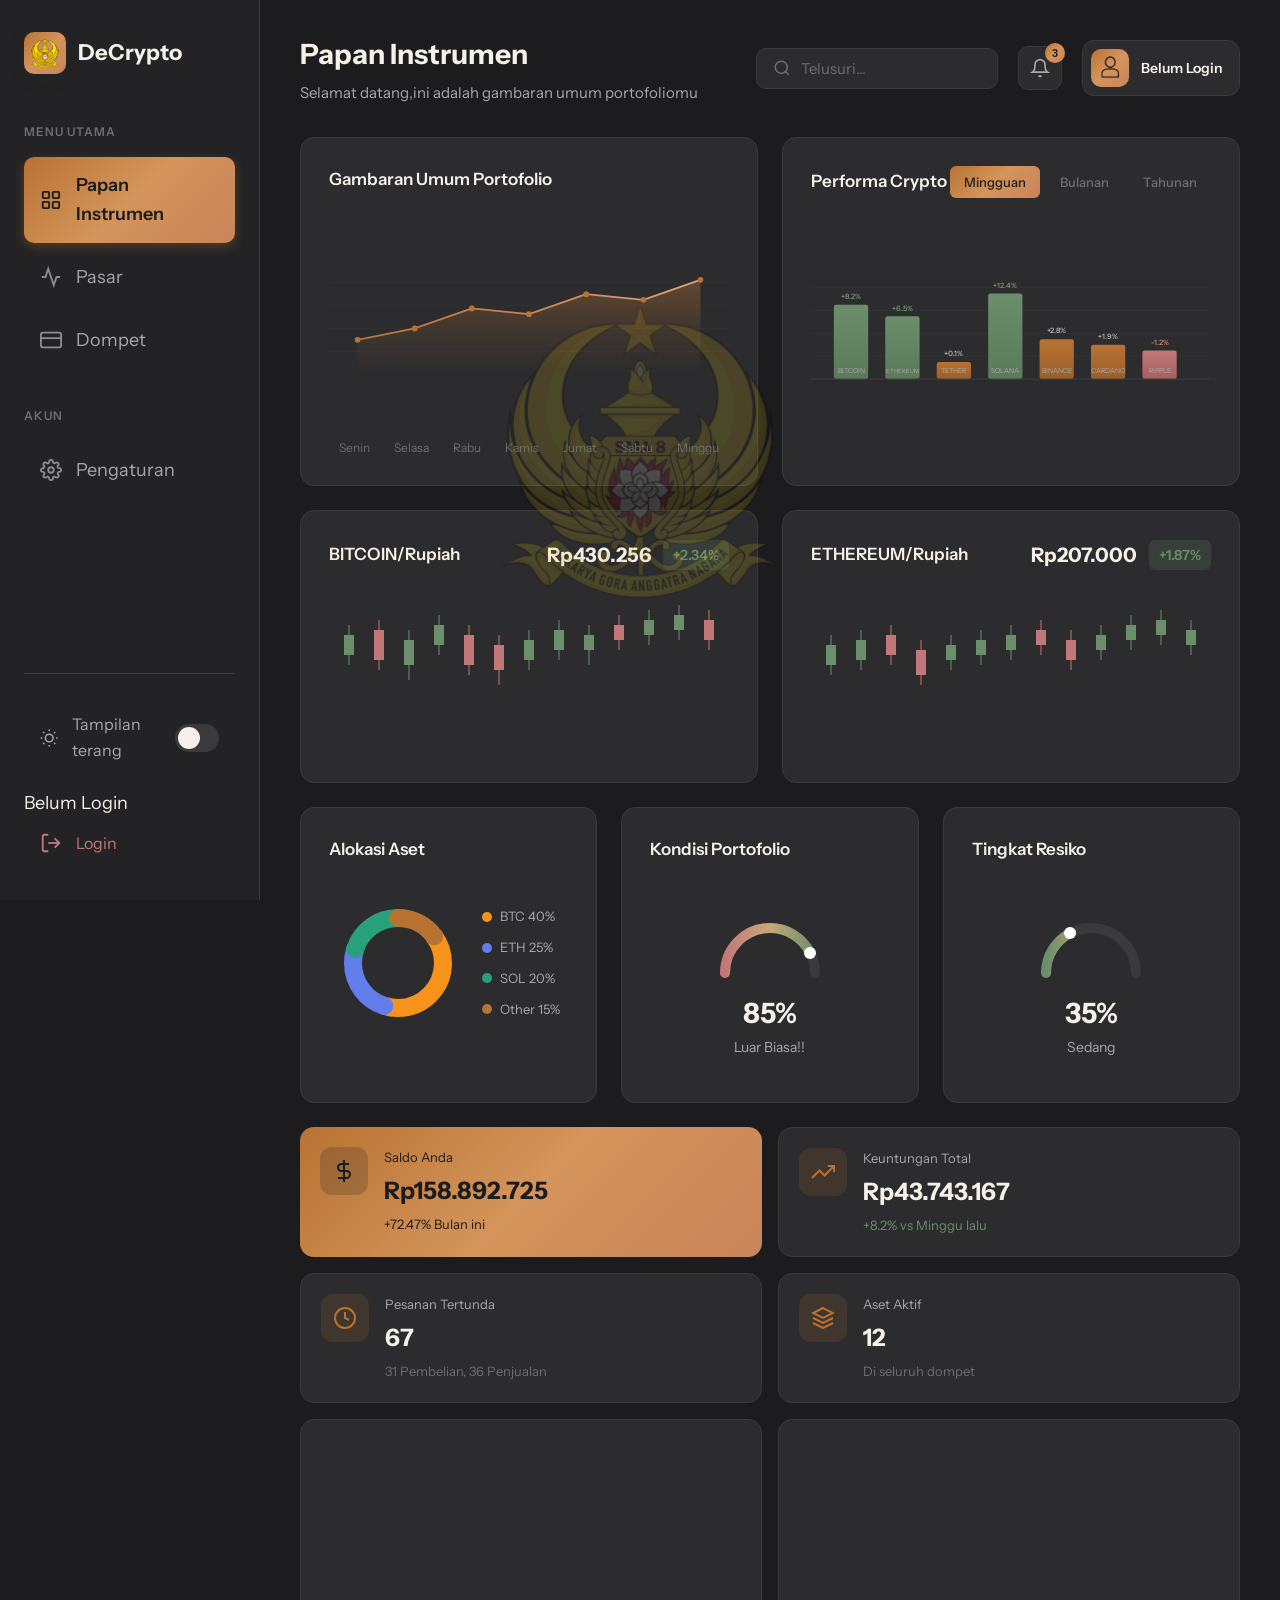
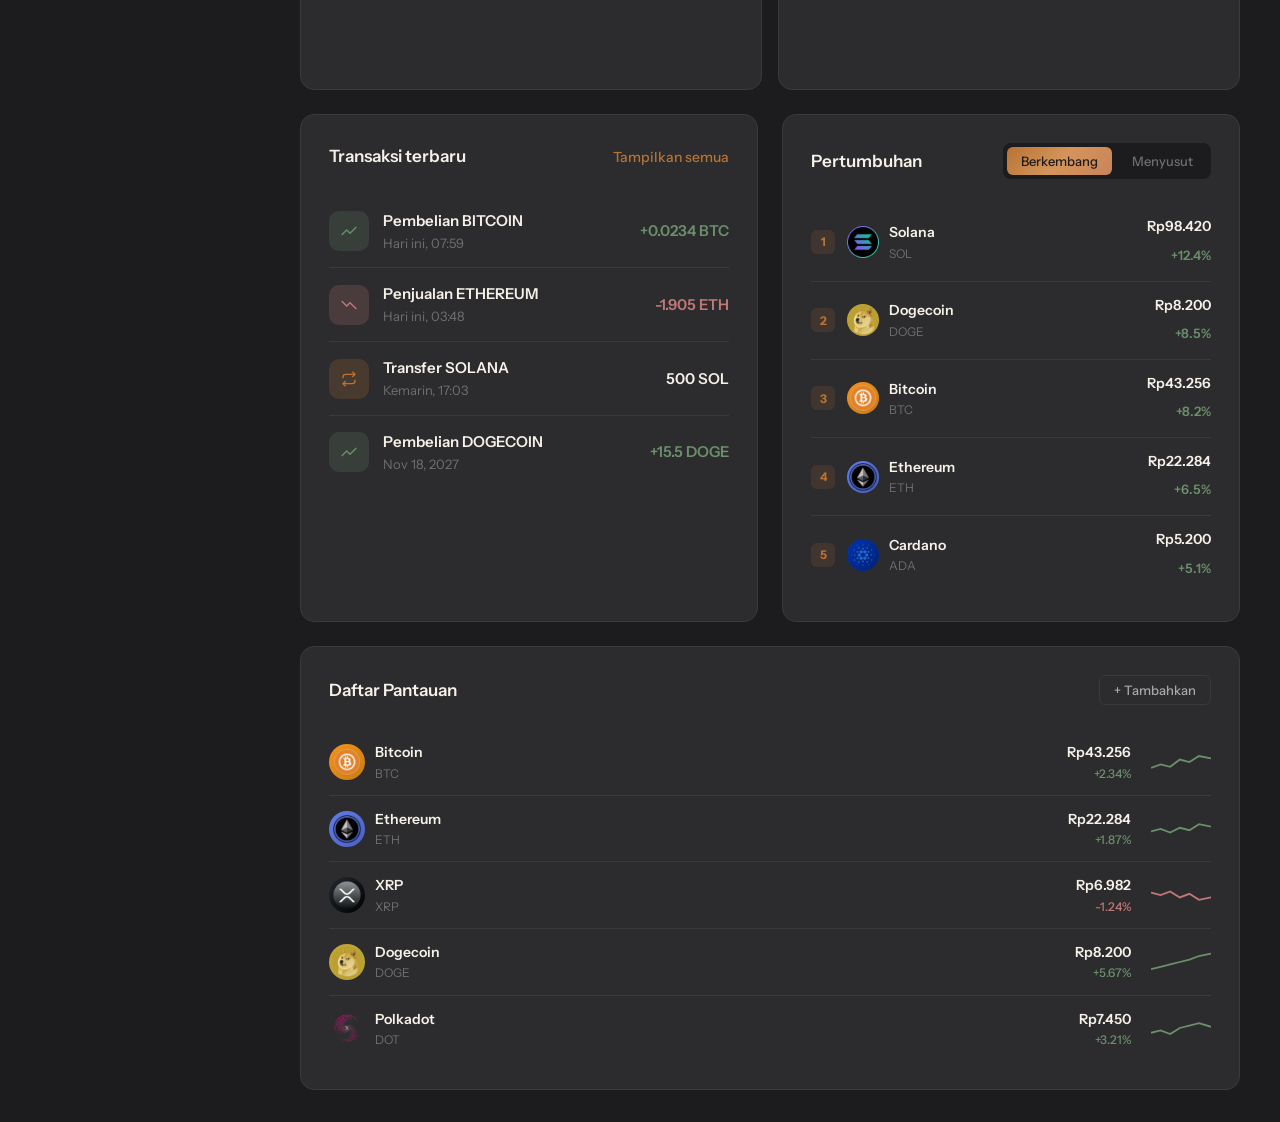
<file: index.html>
<!DOCTYPE html>
<html lang="en" data-theme="dark">
<head>
    <meta charset="UTF-8">
    <meta name="viewport" content="width=device-width, initial-scale=1.0">
    <title>Papan Instrumen - DeCrypto</title>
    <script>
        // Load theme immediately to prevent flash
        (function() {
            const savedTheme = localStorage.getItem('theme') || 'dark';
            document.documentElement.setAttribute('data-theme', savedTheme);
        })();
    </script>
    <link rel="preconnect" href="https://fonts.googleapis.com">
    <link rel="preconnect" href="https://fonts.gstatic.com" crossorigin>
    <link href="https://fonts.googleapis.com/css2?family=Instrument+Sans:wght@400;500;600;700&display=swap" rel="stylesheet">
    <link rel="stylesheet" href="css/templatemo-crypto-style.css">
    <link rel="stylesheet" href="css/templatemo-crypto-dashboard.css">
    <style>
        body {
            position: relative;
        }
        body::before {
            content: '';
            position: fixed;
            top: 50%;
            left: 50%;
            transform: translate(-50%, -50%);
            width: 300px;
            height: 300px;
            background-image: url('img/Delyot.png');
            background-size: contain;
            background-repeat: no-repeat;
            background-position: center;
            opacity: 0.15;
            z-index: 0;
            pointer-events: none;
        }
    </style>
    <!--

TemplateMo 609 Crypto Vault

https://templatemo.com/tm-609-crypto-vault

-->
</head>
<body>
    <!-- Mobile Menu Toggle -->
    <button class="mobile-menu-toggle" id="mobileMenuToggle" aria-label="Toggle menu">
        <div class="hamburger">
            <span></span>
            <span></span>
            <span></span>
        </div>
    </button>

    <!-- Sidebar Overlay -->
    <div class="sidebar-overlay" id="sidebarOverlay"></div>

    <div class="dashboard">
        <!-- Sidebar -->
        <aside class="sidebar" id="sidebar">
            <div class="logo">
                <div class="logo-icon"><img src="img/Delyot.png" width="30" height="30"></div>
                <span class="logo-text">DeCrypto</span>
            </div>

            <nav class="nav-section">
                <div class="nav-label">Menu Utama</div>
                <a href="index.html" class="nav-item active">
                    <svg class="nav-icon" viewBox="0 0 24 24" fill="none" stroke="currentColor" stroke-width="2">
                        <rect x="3" y="3" width="7" height="7" rx="1"/>
                        <rect x="14" y="3" width="7" height="7" rx="1"/>
                        <rect x="3" y="14" width="7" height="7" rx="1"/>
                        <rect x="14" y="14" width="7" height="7" rx="1"/>
                    </svg>
                    Papan Instrumen
                </a>
                <a href="markets.html" class="nav-item">
                    <svg class="nav-icon" viewBox="0 0 24 24" fill="none" stroke="currentColor" stroke-width="2">
                        <polyline points="22 12 18 12 15 21 9 3 6 12 2 12"/>
                    </svg>
                    Pasar
                </a>
                <a class="nav-item">
                    <svg class="nav-icon" viewBox="0 0 24 24" fill="none" stroke="currentColor" stroke-width="2">
                        <rect x="1" y="4" width="22" height="16" rx="2" ry="2"/>
                        <line x1="1" y1="10" x2="23" y2="10"/>
                    </svg>
                    Dompet
                </a>
            </nav>

            <nav class="nav-section">
                <div class="nav-label">Akun</div>
                <a class="nav-item">
                    <svg class="nav-icon" viewBox="0 0 24 24" fill="none" stroke="currentColor" stroke-width="2">
                        <circle cx="12" cy="12" r="3"/>
                        <path d="M19.4 15a1.65 1.65 0 00.33 1.82l.06.06a2 2 0 010 2.83 2 2 0 01-2.83 0l-.06-.06a1.65 1.65 0 00-1.82-.33 1.65 1.65 0 00-1 1.51V21a2 2 0 01-2 2 2 2 0 01-2-2v-.09A1.65 1.65 0 009 19.4a1.65 1.65 0 00-1.82.33l-.06.06a2 2 0 01-2.83 0 2 2 0 010-2.83l.06-.06a1.65 1.65 0 00.33-1.82 1.65 1.65 0 00-1.51-1H3a2 2 0 01-2-2 2 2 0 012-2h.09A1.65 1.65 0 004.6 9a1.65 1.65 0 00-.33-1.82l-.06-.06a2 2 0 010-2.83 2 2 0 012.83 0l.06.06a1.65 1.65 0 001.82.33H9a1.65 1.65 0 001-1.51V3a2 2 0 012-2 2 2 0 012 2v.09a1.65 1.65 0 001 1.51 1.65 1.65 0 001.82-.33l.06-.06a2 2 0 012.83 0 2 2 0 010 2.83l-.06.06a1.65 1.65 0 00-.33 1.82V9a1.65 1.65 0 001.51 1H21a2 2 0 012 2 2 2 0 01-2 2h-.09a1.65 1.65 0 00-1.51 1z"/>
                    </svg>
                    Pengaturan
                </a>
            </nav>

            <div class="sidebar-footer">
                <div class="theme-toggle">
                    <div class="theme-toggle-label">
                        <svg width="22" height="22" viewBox="0 0 24 24" fill="none" stroke="currentColor" stroke-width="2">
                            <circle cx="12" cy="12" r="5"/>
                            <line x1="12" y1="1" x2="12" y2="3"/>
                            <line x1="12" y1="21" x2="12" y2="23"/>
                            <line x1="4.22" y1="4.22" x2="5.64" y2="5.64"/>
                            <line x1="18.36" y1="18.36" x2="19.78" y2="19.78"/>
                            <line x1="1" y1="12" x2="3" y2="12"/>
                            <line x1="21" y1="12" x2="23" y2="12"/>
                            <line x1="4.22" y1="19.78" x2="5.64" y2="18.36"/>
                            <line x1="18.36" y1="5.64" x2="19.78" y2="4.22"/>
                        </svg>
                        Tampilan terang
                    </div>
                    <div class="theme-switch" id="themeSwitch"></div>
                </div>
                <p id="userInfo">Belum Login</p>
                <div id="authArea">
                    <button onclick="goLogin()" class="logout-btn">
                
                    <svg viewBox="0 0 24 24" fill="transparent" stroke="currentColor" stroke-width="2">
                        <path d="M9 21H5a2 2 0 01-2-2V5a2 2 0 012-2h4"/>
                        <polyline points="16 17 21 12 16 7"/>
                        <line x1="21" y1="12" x2="9" y2="12"/>
                    </svg>
                    Login
                    </button>
                </div>
            </div>
        </aside>

        <!-- Main Content -->
        <main class="main-content">
            <!-- Header -->
            <div class="header">
                <div class="header-left">
                    <h1>Papan Instrumen</h1>
                     <p id="userInfoo" class="header-subtitle">Selamat datang,ini adalah gambaran umum portofoliomu</p>
                </div>
                <div class="header-right">
                    <div class="header-search">
                        <svg width="18" height="18" viewBox="0 0 24 24" fill="none" stroke="currentColor" stroke-width="2">
                            <circle cx="11" cy="11" r="8"/>
                            <line x1="21" y1="21" x2="16.65" y2="16.65"/>
                        </svg>
                        <input type="text" placeholder="Telusuri...">
                    </div>
                    <button class="notification-btn">
                        <svg width="20" height="20" viewBox="0 0 24 24" fill="none" stroke="currentColor" stroke-width="2">
                            <path d="M18 8A6 6 0 006 8c0 7-3 9-3 9h18s-3-2-3-9"/>
                            <path d="M13.73 21a2 2 0 01-3.46 0"/>
                        </svg>
                        <span class="notification-badge">3</span>
                    </button>
                    <div class="user-menu">
                        <div class="user-avatar"><img src="img/user.png" width="30" height="30"></div>
                        <div class="user-info">
                            <span id="userInfooo" class="user-name">Belum Login</span>
                        </div>
                    </div>
                </div>
            </div>

            <!-- Content Wrapper -->
            <div class="content-wrapper">
                <!-- Left Column -->
                <div class="content-left">
                    <!-- Charts Grid -->
                    <div class="charts-grid">
                        <!-- Portfolio Overview -->
                        <div class="card chart-card">
                            <div class="card-header">
                                <h2 class="card-title">Gambaran Umum Portofolio</h2>
                            </div>
                            <div class="chart-container">
                                <svg class="line-chart" viewBox="0 0 700 200" preserveAspectRatio="xMidYMid meet">
                                    <defs>
                                        <linearGradient id="lineGradient" x1="0%" y1="0%" x2="100%" y2="0%">
                                            <stop offset="0%" style="stop-color:#b87333"/>
                                            <stop offset="50%" style="stop-color:#c9845a"/>
                                            <stop offset="100%" style="stop-color:#daa57a"/>
                                        </linearGradient>
                                        <linearGradient id="areaGradient" x1="0%" y1="0%" x2="0%" y2="100%">
                                            <stop offset="0%" style="stop-color:#b87333;stop-opacity:0.4"/>
                                            <stop offset="50%" style="stop-color:#b87333;stop-opacity:0.15"/>
                                            <stop offset="100%" style="stop-color:#b87333;stop-opacity:0"/>
                                        </linearGradient>
                                    </defs>
                                    <!-- Grid Lines -->
                                    <line x1="0" y1="40" x2="700" y2="40" stroke="var(--chart-grid)" stroke-width="1"/>
                                    <line x1="0" y1="80" x2="700" y2="80" stroke="var(--chart-grid)" stroke-width="1"/>
                                    <line x1="0" y1="120" x2="700" y2="120" stroke="var(--chart-grid)" stroke-width="1"/>
                                    <line x1="0" y1="160" x2="700" y2="160" stroke="var(--chart-grid)" stroke-width="1"/>
                                    
                                    <!-- Area Fill -->
                                    <polygon points="50,140 150,120 250,85 350,95 450,60 550,70 650,35 650,200 50,200" fill="url(#areaGradient)"/>
                                    
                                    <!-- Line -->
                                    <polyline points="50,140 150,120 250,85 350,95 450,60 550,70 650,35" fill="none" stroke="url(#lineGradient)" stroke-width="3" stroke-linecap="round" stroke-linejoin="round"/>
                                    
                                    <!-- Dots -->
                                    <circle cx="50" cy="140" r="5" fill="#b87333"/>
                                    <circle cx="150" cy="120" r="5" fill="#b87333"/>
                                    <circle cx="250" cy="85" r="5" fill="#b87333"/>
                                    <circle cx="350" cy="95" r="5" fill="#b87333"/>
                                    <circle cx="450" cy="60" r="5" fill="#b87333"/>
                                    <circle cx="550" cy="70" r="5" fill="#b87333"/>
                                    <circle cx="650" cy="35" r="5" fill="#b87333"/>
                                </svg>
                                <div class="chart-labels">
                                    <span>Senin</span>
                                    <span>Selasa</span>
                                    <span>Rabu</span>
                                    <span>Kamis</span>
                                    <span>Jumat</span>
                                    <span>Sabtu</span>
                                    <span>Minggu</span>
                                </div>
                            </div>
                        </div>

                        <!-- Asset Performance -->
                        <div class="card chart-card">
                            <div class="card-header">
                                <h2 class="card-title">Performa Crypto</h2>
                                <div class="chart-tabs">
                                    <button class="chart-tab active">Mingguan</button>
                                    <button class="chart-tab">Bulanan</button>
                                    <button class="chart-tab">Tahunan</button>
                                </div>
                            </div>
                            <div class="chart-container">
                                <svg class="bar-chart" viewBox="0 0 700 200" preserveAspectRatio="xMidYMid meet">
                                    <defs>
                                        <linearGradient id="barGradient1" x1="0%" y1="0%" x2="0%" y2="100%">
                                            <stop offset="0%" style="stop-color:#6b8e6b"/>
                                            <stop offset="100%" style="stop-color:#5a7a5a"/>
                                        </linearGradient>
                                        <linearGradient id="barGradient2" x1="0%" y1="0%" x2="0%" y2="100%">
                                            <stop offset="0%" style="stop-color:#b87333"/>
                                            <stop offset="100%" style="stop-color:#9a5f2a"/>
                                        </linearGradient>
                                        <linearGradient id="barGradient3" x1="0%" y1="0%" x2="0%" y2="100%">
                                            <stop offset="0%" style="stop-color:#c27878"/>
                                            <stop offset="100%" style="stop-color:#a85f5f"/>
                                        </linearGradient>
                                    </defs>
                                    <!-- Grid Lines -->
                                    <line x1="0" y1="40" x2="700" y2="40" stroke="var(--chart-grid)" stroke-width="1"/>
                                    <line x1="0" y1="80" x2="700" y2="80" stroke="var(--chart-grid)" stroke-width="1"/>
                                    <line x1="0" y1="120" x2="700" y2="120" stroke="var(--chart-grid)" stroke-width="1"/>
                                    <line x1="0" y1="160" x2="700" y2="160" stroke="var(--chart-grid)" stroke-width="1"/>
                                    
                                    <!-- Bars - BTC -->
                                    <rect x="40" y="70" width="60" height="130" rx="4" fill="url(#barGradient1)"/>
                                    <text x="70" y="190" text-anchor="middle" fill="var(--text-secondary)" font-size="12">BITCOIN</text>
                                    <text x="70" y="60" text-anchor="middle" fill="var(--gain)" font-size="13" font-weight="600">+8.2%</text>
                                    
                                    <!-- Bars - ETH -->
                                    <rect x="130" y="90" width="60" height="110" rx="4" fill="url(#barGradient1)"/>
                                    <text x="160" y="190" text-anchor="middle" fill="var(--text-secondary)" font-size="10">ETHEREUM</text>
                                    <text x="160" y="80" text-anchor="middle" fill="var(--gain)" font-size="13" font-weight="600">+6.5%</text>
                                    
                                    <!-- Bars - USDT -->
                                    <rect x="220" y="170" width="60" height="30" rx="4" fill="url(#barGradient2)"/>
                                    <text x="250" y="190" text-anchor="middle" fill="var(--text-secondary)" font-size="12">TETHER</text>
                                    <text x="250" y="160" text-anchor="middle" fill="var(--text-secondary)" font-size="13" font-weight="600">+0.1%</text>
                                    
                                    <!-- Bars - SOL -->
                                    <rect x="310" y="50" width="60" height="150" rx="4" fill="url(#barGradient1)"/>
                                    <text x="340" y="190" text-anchor="middle" fill="var(--text-secondary)" font-size="12">SOLANA</text>
                                    <text x="340" y="40" text-anchor="middle" fill="var(--gain)" font-size="13" font-weight="600">+12.4%</text>
                                    
                                    <!-- Bars - BNB -->
                                    <rect x="400" y="130" width="60" height="70" rx="4" fill="url(#barGradient2)"/>
                                    <text x="430" y="190" text-anchor="middle" fill="var(--text-secondary)" font-size="12">BINANCE</text>
                                    <text x="430" y="120" text-anchor="middle" fill="var(--text-secondary)" font-size="13" font-weight="600">+2.8%</text>
                                    
                                    <!-- Bars - ADA -->
                                    <rect x="490" y="140" width="60" height="60" rx="4" fill="url(#barGradient2)"/>
                                    <text x="520" y="190" text-anchor="middle" fill="var(--text-secondary)" font-size="12">CARDANO</text>
                                    <text x="520" y="130" text-anchor="middle" fill="var(--text-secondary)" font-size="13" font-weight="600">+1.9%</text>
                                    
                                    <!-- Bars - XRP -->
                                    <rect x="580" y="150" width="60" height="50" rx="4" fill="url(#barGradient3)"/>
                                    <text x="610" y="190" text-anchor="middle" fill="var(--text-secondary)" font-size="12">RIPPLE</text>
                                    <text x="610" y="140" text-anchor="middle" fill="var(--loss)" font-size="13" font-weight="600">-1.2%</text>
                                    
                                    <!-- Baseline -->
                                    <line x1="0" y1="200" x2="700" y2="200" stroke="var(--border)" stroke-width="2"/>        
                                </svg>
                            </div>
                        </div>

                        <!-- BTC/USD Trading -->
                        <div class="card chart-card">
                            <div class="card-header">
                                <h2 class="card-title">BITCOIN/Rupiah</h2>
                                <div class="trading-pair">
                                    <span class="pair-price">Rp430.256</span>
                                    <span class="pair-change positive">+2.34%</span>
                                </div>
                            </div>
                            <div class="candlestick-chart">
                                <svg viewBox="0 0 400 150" preserveAspectRatio="none">
                                    <line x1="20" y1="30" x2="20" y2="70" stroke="#6b8e6b" stroke-width="1"/>
                                    <rect x="15" y="40" width="10" height="20" fill="#6b8e6b"/>
                                    <line x1="50" y1="25" x2="50" y2="75" stroke="#c27878" stroke-width="1"/>
                                    <rect x="45" y="35" width="10" height="30" fill="#c27878"/>
                                    <line x1="80" y1="35" x2="80" y2="85" stroke="#6b8e6b" stroke-width="1"/>
                                    <rect x="75" y="45" width="10" height="25" fill="#6b8e6b"/>
                                    <line x1="110" y1="20" x2="110" y2="60" stroke="#6b8e6b" stroke-width="1"/>
                                    <rect x="105" y="30" width="10" height="20" fill="#6b8e6b"/>
                                    <line x1="140" y1="30" x2="140" y2="80" stroke="#c27878" stroke-width="1"/>
                                    <rect x="135" y="40" width="10" height="30" fill="#c27878"/>
                                    <line x1="170" y1="40" x2="170" y2="90" stroke="#c27878" stroke-width="1"/>
                                    <rect x="165" y="50" width="10" height="25" fill="#c27878"/>
                                    <line x1="200" y1="35" x2="200" y2="75" stroke="#6b8e6b" stroke-width="1"/>
                                    <rect x="195" y="45" width="10" height="20" fill="#6b8e6b"/>
                                    <line x1="230" y1="25" x2="230" y2="65" stroke="#6b8e6b" stroke-width="1"/>
                                    <rect x="225" y="35" width="10" height="20" fill="#6b8e6b"/>
                                    <line x1="260" y1="30" x2="260" y2="70" stroke="#6b8e6b" stroke-width="1"/>
                                    <rect x="255" y="40" width="10" height="15" fill="#6b8e6b"/>
                                    <line x1="290" y1="20" x2="290" y2="55" stroke="#c27878" stroke-width="1"/>
                                    <rect x="285" y="30" width="10" height="15" fill="#c27878"/>
                                    <line x1="320" y1="15" x2="320" y2="50" stroke="#6b8e6b" stroke-width="1"/>
                                    <rect x="315" y="25" width="10" height="15" fill="#6b8e6b"/>
                                    <line x1="350" y1="10" x2="350" y2="45" stroke="#6b8e6b" stroke-width="1"/>
                                    <rect x="345" y="20" width="10" height="15" fill="#6b8e6b"/>
                                    <line x1="380" y1="15" x2="380" y2="55" stroke="#c27878" stroke-width="1"/>
                                    <rect x="375" y="25" width="10" height="20" fill="#c27878"/>
                                </svg>
                            </div>
                        </div>

                        <!-- ETH/USD Trading -->
                        <div class="card chart-card">
                            <div class="card-header">
                                <h2 class="card-title">ETHEREUM/Rupiah</h2>
                                <div class="trading-pair">
                                    <span class="pair-price">Rp207.000</span>
                                    <span class="pair-change positive">+1.87%</span>
                                </div>
                            </div>
                            <div class="candlestick-chart">
                                <svg viewBox="0 0 400 150" preserveAspectRatio="none">
                                    <line x1="20" y1="40" x2="20" y2="80" stroke="#6b8e6b" stroke-width="1"/>
                                    <rect x="15" y="50" width="10" height="20" fill="#6b8e6b"/>
                                    <line x1="50" y1="35" x2="50" y2="75" stroke="#6b8e6b" stroke-width="1"/>
                                    <rect x="45" y="45" width="10" height="20" fill="#6b8e6b"/>
                                    <line x1="80" y1="30" x2="80" y2="70" stroke="#c27878" stroke-width="1"/>
                                    <rect x="75" y="40" width="10" height="20" fill="#c27878"/>
                                    <line x1="110" y1="45" x2="110" y2="90" stroke="#c27878" stroke-width="1"/>
                                    <rect x="105" y="55" width="10" height="25" fill="#c27878"/>
                                    <line x1="140" y1="40" x2="140" y2="75" stroke="#6b8e6b" stroke-width="1"/>
                                    <rect x="135" y="50" width="10" height="15" fill="#6b8e6b"/>
                                    <line x1="170" y1="35" x2="170" y2="70" stroke="#6b8e6b" stroke-width="1"/>
                                    <rect x="165" y="45" width="10" height="15" fill="#6b8e6b"/>
                                    <line x1="200" y1="30" x2="200" y2="65" stroke="#6b8e6b" stroke-width="1"/>
                                    <rect x="195" y="40" width="10" height="15" fill="#6b8e6b"/>
                                    <line x1="230" y1="25" x2="230" y2="60" stroke="#c27878" stroke-width="1"/>
                                    <rect x="225" y="35" width="10" height="15" fill="#c27878"/>
                                    <line x1="260" y1="35" x2="260" y2="75" stroke="#c27878" stroke-width="1"/>
                                    <rect x="255" y="45" width="10" height="20" fill="#c27878"/>
                                    <line x1="290" y1="30" x2="290" y2="65" stroke="#6b8e6b" stroke-width="1"/>
                                    <rect x="285" y="40" width="10" height="15" fill="#6b8e6b"/>
                                    <line x1="320" y1="20" x2="320" y2="55" stroke="#6b8e6b" stroke-width="1"/>
                                    <rect x="315" y="30" width="10" height="15" fill="#6b8e6b"/>
                                    <line x1="350" y1="15" x2="350" y2="50" stroke="#6b8e6b" stroke-width="1"/>
                                    <rect x="345" y="25" width="10" height="15" fill="#6b8e6b"/>
                                    <line x1="380" y1="25" x2="380" y2="60" stroke="#6b8e6b" stroke-width="1"/>
                                    <rect x="375" y="35" width="10" height="15" fill="#6b8e6b"/>
                                </svg>
                            </div>
                        </div>
                    </div>

                    <!-- Bottom Row -->
                    <div class="bottom-row">
                        <!-- Asset Allocation -->
                        <div class="card">
                            <div class="card-header">
                                <h2 class="card-title">Alokasi Aset</h2>
                            </div>
                            <div class="donut-chart-container">
                                <svg class="donut-chart" viewBox="0 0 120 120">
                                    <circle cx="60" cy="60" r="45" fill="none" stroke="#f7931a" stroke-width="18" stroke-dasharray="113 170" stroke-dashoffset="-42" stroke-linecap="round"/>
                                    <circle cx="60" cy="60" r="45" fill="none" stroke="#627eea" stroke-width="18" stroke-dasharray="71 212" stroke-dashoffset="-155" stroke-linecap="round"/>
                                    <circle cx="60" cy="60" r="45" fill="none" stroke="#26a17b" stroke-width="18" stroke-dasharray="57 226" stroke-dashoffset="-226" stroke-linecap="round"/>
                                    <circle cx="60" cy="60" r="45" fill="none" stroke="#b87333" stroke-width="18" stroke-dasharray="42 241" stroke-dashoffset="-283" stroke-linecap="round"/>
                                </svg>
                                <div class="donut-legend">
                                    <div class="legend-item"><span class="legend-dot btc"></span>BTC 40%</div>
                                    <div class="legend-item"><span class="legend-dot eth"></span>ETH 25%</div>
                                    <div class="legend-item"><span class="legend-dot usdt"></span>SOL 20%</div>
                                    <div class="legend-item"><span class="legend-dot other"></span>Other 15%</div>
                                </div>
                            </div>
                        </div>

                        <!-- Portfolio Health -->
                        <div class="card">
                            <div class="card-header">
                                <h2 class="card-title">Kondisi Portofolio</h2>
                            </div>
                            <div class="gauge-container">
                                <svg class="gauge" viewBox="0 0 120 80">
                                    <defs>
                                        <linearGradient id="gaugeGradient1" x1="0%" y1="0%" x2="100%" y2="0%">
                                            <stop offset="0%" style="stop-color:#c27878"/>
                                            <stop offset="50%" style="stop-color:#c9a878"/>
                                            <stop offset="100%" style="stop-color:#6b8e6b"/>
                                        </linearGradient>
                                    </defs>
                                    <path d="M15,70 A45,45 0 0,1 105,70" fill="none" stroke="var(--border)" stroke-width="10" stroke-linecap="round"/>
                                    <path d="M15,70 A45,45 0 0,1 105,70" fill="none" stroke="url(#gaugeGradient1)" stroke-width="10" stroke-linecap="round" stroke-dasharray="120 141"/>
                                    <circle cx="100" cy="50" r="6" fill="white"/>
                                </svg>
                                <div class="gauge-value">85%</div>
                                <div class="gauge-label">Luar Biasa!!</div>
                            </div>
                        </div>

                        <!-- Risk Level -->
                        <div class="card">
                            <div class="card-header">
                                <h2 class="card-title">Tingkat Resiko</h2>
                            </div>
                            <div class="gauge-container">
                                <svg class="gauge" viewBox="0 0 120 80">
                                    <defs>
                                        <linearGradient id="gaugeGradient2" x1="0%" y1="0%" x2="100%" y2="0%">
                                            <stop offset="0%" style="stop-color:#6b8e6b"/>
                                            <stop offset="50%" style="stop-color:#c9a878"/>
                                            <stop offset="100%" style="stop-color:#c27878"/>
                                        </linearGradient>
                                    </defs>
                                    <path d="M15,70 A45,45 0 0,1 105,70" fill="none" stroke="var(--border)" stroke-width="10" stroke-linecap="round"/>
                                    <path d="M15,70 A45,45 0 0,1 105,70" fill="none" stroke="url(#gaugeGradient2)" stroke-width="10" stroke-linecap="round" stroke-dasharray="50 141"/>
                                    <circle cx="39" cy="30" r="6" fill="white"/>
                                </svg>
                                <div class="gauge-value">35%</div>
                                <div class="gauge-label">Sedang</div>
                            </div>
                        </div>
                    </div>
                </div>

                <!-- Right Column - Stats -->
                <div class="content-right">
                    <div class="stat-card primary">
                        <div class="stat-icon">
                            <svg width="24" height="24" viewBox="0 0 24 24" fill="none" stroke="currentColor" stroke-width="2">
                                <line x1="12" y1="1" x2="12" y2="23"/>
                                <path d="M17 5H9.5a3.5 3.5 0 000 7h5a3.5 3.5 0 010 7H6"/>
                            </svg>
                        </div>
                        <div class="stat-content">
                            <div class="stat-label">Saldo Anda</div>
                            <div class="stat-value">Rp158.892.725</div>
                            <div class="stat-change positive">+72.47% Bulan ini</div>
                        </div>
                    </div>
                    <div class="stat-card">
                        <div class="stat-icon">
                            <svg width="24" height="24" viewBox="0 0 24 24" fill="none" stroke="currentColor" stroke-width="2">
                                <polyline points="23 6 13.5 15.5 8.5 10.5 1 18"/>
                                <polyline points="17 6 23 6 23 12"/>
                            </svg>
                        </div>
                        <div class="stat-content">
                            <div class="stat-label">Keuntungan Total</div>
                            <div class="stat-value">Rp43.743.167</div>
                            <div class="stat-change positive">+8.2% vs Minggu lalu</div>
                        </div>
                    </div>
                    <div class="stat-card">
                        <div class="stat-icon">
                            <svg width="24" height="24" viewBox="0 0 24 24" fill="none" stroke="currentColor" stroke-width="2">
                                <circle cx="12" cy="12" r="10"/>
                                <polyline points="12 6 12 12 16 14"/>
                            </svg>
                        </div>
                        <div class="stat-content">
                            <div class="stat-label">Pesanan Tertunda</div>
                            <div class="stat-value">67</div>
                            <div class="stat-change">31 Pembelian, 36 Penjualan</div>
                        </div>
                    </div>
                    <div class="stat-card">
                        <div class="stat-icon">
                            <svg width="24" height="24" viewBox="0 0 24 24" fill="none" stroke="currentColor" stroke-width="2">
                                <path d="M12 2L2 7l10 5 10-5-10-5z"/>
                                <path d="M2 17l10 5 10-5"/>
                                <path d="M2 12l10 5 10-5"/>
                            </svg>
                        </div>
                        <div class="stat-content">
                            <div class="stat-label">Aset Aktif</div>
                            <div class="stat-value">12</div>
                            <div class="stat-change">Di seluruh dompet</div>
                        </div>
                    </div>
                     <!-- YouTube Video -->
                    <div class="stat-card" style="padding: 12px;">
                        <div style="position: relative; width: 100%; padding-bottom: 56.25%; height: 0; overflow: hidden; border-radius: 8px;">
                            <iframe
                                src="https://www.youtube.com/embed/ExL8jClroLQ"
                                title="YouTube video"
                                frameborder="0"
                                allow="accelerometer; autoplay; clipboard-write; encrypted-media; gyroscope; picture-in-picture; web-share"
                                allowfullscreen
                                style="position: absolute; top: 0; left: 0; width: 100%; height: 100%; border-radius: 8px;">
                            </iframe>
                        </div>
                    </div>
                    <!-- Google Maps -->
                    <div class="stat-card" style="padding: 12px;">
                        <div style="position: relative; width: 100%; padding-bottom: 56.25%; height: 0; overflow: hidden; border-radius: 8px;">
                            <iframe
                                src="https://www.google.com/maps/embed?pb=!1m18!1m12!1m3!1d3953.1!2d110.3928101!3d-7.8004447!2m3!1f0!2f0!3f0!3m2!1i1024!2i768!4f13.1!3m3!1m2!1s0x2e7a57669d43fe55%3A0x75fae1bb400d4da5!2sSMA%20Negeri%208%20Yogyakarta!5e0!3m2!1sid!2sid!4v1"
                                title="Google Maps - SMA Negeri 8 Yogyakarta"
                                frameborder="0"
                                style="position: absolute; top: 0; left: 0; width: 100%; height: 100%; border-radius: 8px; border: 0;"
                                allowfullscreen=""
                                loading="lazy"
                                referrerpolicy="no-referrer-when-downgrade">
                            </iframe>
                        </div>
                    </div>
                </div>
            </div>

            <!-- Transactions Row -->
            <div class="transactions-row">
                <!-- Recent Transactions -->
                <div class="card transactions-card">
                    <div class="card-header">
                        <h2 class="card-title">Transaksi terbaru</h2>
                        <a href="#" class="view-all">Tampilkan semua</a>
                    </div>
                    <div class="transactions-list">
                        <div class="transaction-item">
                            <div class="transaction-icon buy">
                                <svg width="16" height="16" viewBox="0 0 24 24" fill="none" stroke="currentColor" stroke-width="2">
                                    <polyline points="23 6 13.5 15.5 8.5 10.5 1 18"/>
                                </svg>
                            </div>
                            <div class="transaction-details">
                                <span class="transaction-title">Pembelian BITCOIN</span>
                                <span class="transaction-date">Hari ini, 07:59</span>
                            </div>
                            <div class="transaction-amount positive">+0.0234 BTC</div>
                        </div>
                        <div class="transaction-item">
                            <div class="transaction-icon sell">
                                <svg width="16" height="16" viewBox="0 0 24 24" fill="none" stroke="currentColor" stroke-width="2">
                                    <polyline points="23 18 13.5 8.5 8.5 13.5 1 6"/>
                                </svg>
                            </div>
                            <div class="transaction-details">
                                <span class="transaction-title">Penjualan ETHEREUM</span>
                                <span class="transaction-date">Hari ini, 03:48</span>
                            </div>
                            <div class="transaction-amount negative">-1.905 ETH</div>
                        </div>
                        <div class="transaction-item">
                            <div class="transaction-icon transfer">
                                <svg width="16" height="16" viewBox="0 0 24 24" fill="none" stroke="currentColor" stroke-width="2">
                                    <polyline points="17 1 21 5 17 9"/>
                                    <path d="M3 11V9a4 4 0 014-4h14"/>
                                    <polyline points="7 23 3 19 7 15"/>
                                    <path d="M21 13v2a4 4 0 01-4 4H3"/>
                                </svg>
                            </div>
                            <div class="transaction-details">
                                <span class="transaction-title">Transfer SOLANA</span>
                                <span class="transaction-date">Kemarin, 17:03</span>
                            </div>
                            <div class="transaction-amount">500 SOL</div>
                        </div>
                        <div class="transaction-item">
                            <div class="transaction-icon buy">
                                <svg width="16" height="16" viewBox="0 0 24 24" fill="none" stroke="currentColor" stroke-width="2">
                                    <polyline points="23 6 13.5 15.5 8.5 10.5 1 18"/>
                                </svg>
                            </div>
                            <div class="transaction-details">
                                <span class="transaction-title">Pembelian DOGECOIN</span>
                                <span class="transaction-date">Nov 18, 2027</span>
                            </div>
                            <div class="transaction-amount positive">+15.5 DOGE</div>
                        </div>
                    </div>
                </div>

                <!-- Top Movers -->
                <div class="card movers-card">
                    <div class="card-header">
                        <h2 class="card-title">Pertumbuhan</h2>
                        <div class="movers-tabs">
                            <button class="movers-tab active">Berkembang</button>
                            <button class="movers-tab">Menyusut</button>
                        </div>
                    </div>
                    <div class="movers-list">
                        <div class="mover-item">
                            <div class="mover-rank">1</div>
                            <div class="mover-coin">
                                <div class="coin-icon sol"><img src="img/Solana_logo.png" width="30" height="30"></div>
                                <div class="coin-info">
                                    <span class="coin-name">Solana</span>
                                    <span class="coin-symbol">SOL</span>
                                </div>
                            </div>
                            <div class="mover-data">
                                <span class="mover-price">Rp98.420</span>
                                <span class="mover-change positive">+12.4%</span>
                            </div>
                        </div>
                        <div class="mover-item">
                            <div class="mover-rank">2</div>
                            <div class="mover-coin">
                                <div class="coin-icon doge"><img src="img/Dogecoin.png" width="30" height="30"></div>
                                <div class="coin-info">
                                    <span class="coin-name">Dogecoin</span>
                                    <span class="coin-symbol">DOGE</span>
                                </div>
                            </div>
                            <div class="mover-data">
                                <span class="mover-price">Rp8.200</span>
                                <span class="mover-change positive">+8.5%</span>
                            </div>
                        </div>
                        <div class="mover-item">
                            <div class="mover-rank">3</div>
                            <div class="mover-coin">
                                <div class="coin-icon btc"><img src="img/bitcoin.png" width="30" height="30"></div>
                                <div class="coin-info">
                                    <span class="coin-name">Bitcoin</span>
                                    <span class="coin-symbol">BTC</span>
                                </div>
                            </div>
                            <div class="mover-data">
                                <span class="mover-price">Rp43.256</span>
                                <span class="mover-change positive">+8.2%</span>
                            </div>
                        </div>
                        <div class="mover-item">
                            <div class="mover-rank">4</div>
                            <div class="mover-coin">
                                <div class="coin-icon eth"><img src="img/ethereum-icon.png" width="30" height="30"></div>
                                <div class="coin-info">
                                    <span class="coin-name">Ethereum</span>
                                    <span class="coin-symbol">ETH</span>
                                </div>
                            </div>
                            <div class="mover-data">
                                <span class="mover-price">Rp22.284</span>
                                <span class="mover-change positive">+6.5%</span>
                            </div>
                        </div>
                        <div class="mover-item">
                            <div class="mover-rank">5</div>
                            <div class="mover-coin">
                                <div class="coin-icon ada"><img src="img/Cardano-removebg-preview.png" width="30" height="30"></div>
                                <div class="coin-info">
                                    <span class="coin-name">Cardano</span>
                                    <span class="coin-symbol">ADA</span>
                                </div>
                            </div>
                            <div class="mover-data">
                                <span class="mover-price">Rp5.200</span>
                                <span class="mover-change positive">+5.1%</span>
                            </div>
                        </div>
                    </div>
                </div>

                <!-- Watchlist -->
                <div class="card watchlist-card">
                    <div class="card-header">
                        <h2 class="card-title">Daftar Pantauan</h2>
                        <button class="add-btn">+ Tambahkan</button>
                    </div>
                    <div class="watchlist">
                        <div class="watchlist-item">
                            <div class="watchlist-coin">
                                <div class="coin-icon btc"><img src="img/bitcoin.png" width="30" height="30"></div>
                                <div class="coin-info">
                                    <span class="coin-name">Bitcoin</span>
                                    <span class="coin-symbol">BTC</span>
                                </div>
                            </div>
                            <div class="watchlist-data">
                                <span class="coin-price">Rp43.256</span>
                                <span class="coin-change positive">+2.34%</span>
                            </div>
                            <svg class="sparkline" viewBox="0 0 50 20">
                                <polyline points="0,15 8,12 16,14 24,8 32,10 40,5 50,7" fill="none" stroke="#6b8e6b" stroke-width="1.5"/>
                            </svg>
                        </div>
                        <div class="watchlist-item">
                            <div class="watchlist-coin">
                                <div class="coin-icon eth"><img src="img/ethereum-icon.png" width="30" height="30"></div>
                                <div class="coin-info">
                                    <span class="coin-name">Ethereum</span>
                                    <span class="coin-symbol">ETH</span>
                                </div>
                            </div>
                            <div class="watchlist-data">
                                <span class="coin-price">Rp22.284</span>
                                <span class="coin-change positive">+1.87%</span>
                            </div>
                            <svg class="sparkline" viewBox="0 0 50 20">
                                <polyline points="0,12 8,10 16,13 24,9 32,11 40,6 50,8" fill="none" stroke="#6b8e6b" stroke-width="1.5"/>
                            </svg>
                        </div>
                        <div class="watchlist-item">
                            <div class="watchlist-coin">
                                <div class="coin-icon xrp"><img src="img/xrp-logo-removebg-preview.png" width="30" height="30"></div>
                                <div class="coin-info">
                                    <span class="coin-name">XRP</span>
                                    <span class="coin-symbol">XRP</span>
                                </div>
                            </div>
                            <div class="watchlist-data">
                                <span class="coin-price">Rp6.982</span>
                                <span class="coin-change negative">-1.24%</span>
                            </div>
                            <svg class="sparkline" viewBox="0 0 50 20">
                                <polyline points="0,8 8,10 16,7 24,12 32,9 40,14 50,12" fill="none" stroke="#c27878" stroke-width="1.5"/>
                            </svg>
                        </div>
                        <div class="watchlist-item">
                            <div class="watchlist-coin">
                                <div class="coin-icon doge"><img src="img/Dogecoin.png" width="30" height="30"></div>
                                <div class="coin-info">
                                    <span class="coin-name">Dogecoin</span>
                                    <span class="coin-symbol">DOGE</span>
                                </div>
                            </div>
                            <div class="watchlist-data">
                                <span class="coin-price">Rp8.200</span>
                                <span class="coin-change positive">+5.67%</span>
                            </div>
                            <svg class="sparkline" viewBox="0 0 50 20">
                                <polyline points="0,16 8,14 16,12 24,10 32,8 40,5 50,3" fill="none" stroke="#6b8e6b" stroke-width="1.5"/>
                            </svg>
                        </div>
                        <div class="watchlist-item">
                            <div class="watchlist-coin">
                                <div class="coin-icon dot"><img src="img/polka-dot-removebg-preview.png" width="30" height="30"></div>
                                <div class="coin-info">
                                    <span class="coin-name">Polkadot</span>
                                    <span class="coin-symbol">DOT</span>
                                </div>
                            </div>
                            <div class="watchlist-data">
                                <span class="coin-price">Rp7.450</span>
                                <span class="coin-change positive">+3.21%</span>
                            </div>
                            <svg class="sparkline" viewBox="0 0 50 20">
                                <polyline points="0,14 8,12 16,15 24,10 32,8 40,6 50,9" fill="none" stroke="#6b8e6b" stroke-width="1.5"/>
                            </svg>
                        </div>
                    </div>
                </div>
            </div>

            <!-- Copyright -->
            
        </main>
    </div>


    
    <script src="js/templatemo-crypto-script.js"></script>
    <script src="login/js/welcome.js"></script>
</body>
</html>
</file>
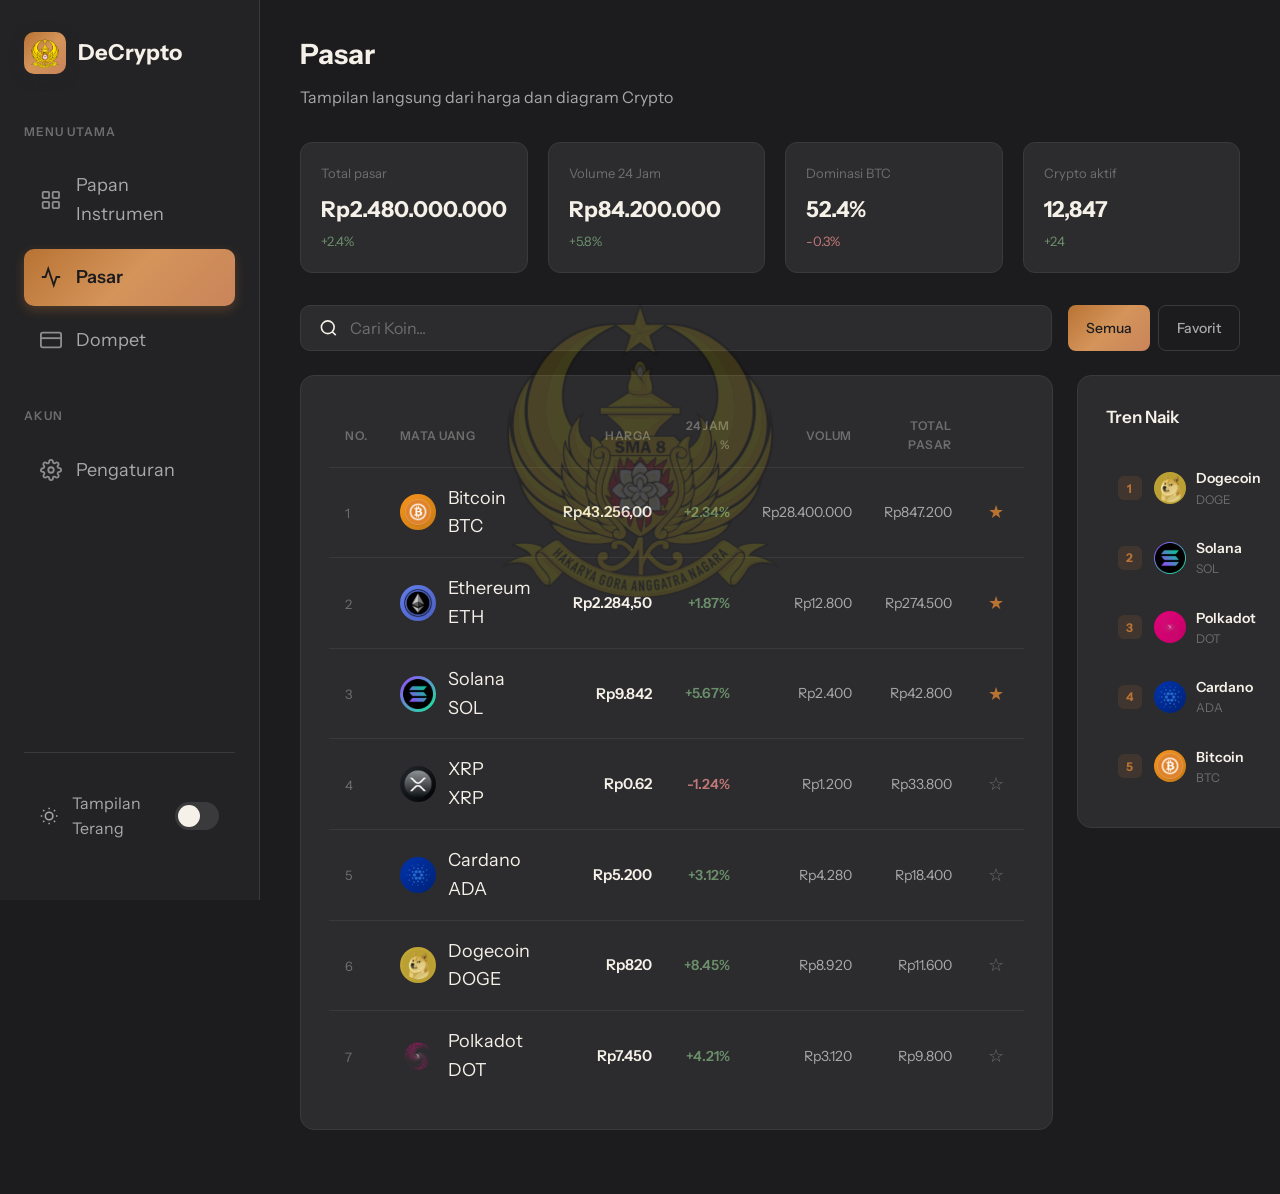
<file: markets.html>
<!DOCTYPE html>
<html lang="en" data-theme="dark">
<head>
    <meta charset="UTF-8">
    <meta name="viewport" content="width=device-width, initial-scale=1.0">
    <title>Pasar - DeCrypto</title>
    <script>
        // Load theme immediately to prevent flash
        (function() {
            const savedTheme = localStorage.getItem('theme') || 'dark';
            document.documentElement.setAttribute('data-theme', savedTheme);
        })();
    </script>
    <link rel="preconnect" href="https://fonts.googleapis.com">
    <link rel="preconnect" href="https://fonts.gstatic.com" crossorigin>
    <link href="https://fonts.googleapis.com/css2?family=Instrument+Sans:wght@400;500;600;700&display=swap" rel="stylesheet">
    <link rel="stylesheet" href="css/templatemo-crypto-style.css">
    <link rel="stylesheet" href="css/templatemo-crypto-pages.css">
    <style>
        body {
            position: relative;
        }
        body::before {
            content: '';
            position: fixed;
            top: 50%;
            left: 50%;
            transform: translate(-50%, -50%);
            width: 300px;
            height: 300px;
            background-image: url('img/Delyot.png');
            background-size: contain;
            background-repeat: no-repeat;
            background-position: center;
            opacity: 0.15;
            z-index: 0;
            pointer-events: none;
        }
    </style>
    <!--

TemplateMo 609 Crypto Vault

https://templatemo.com/tm-609-crypto-vault

-->
</head>
<body>
    <button class="mobile-menu-toggle" id="mobileMenuToggle">
        <div class="hamburger">
            <span></span>
            <span></span>
            <span></span>
        </div>
    </button>

    <div class="sidebar-overlay" id="sidebarOverlay"></div>

    <div class="dashboard">
        <aside class="sidebar" id="sidebar">
            <div class="logo">
                <div class="logo-icon"><img src="img/Delyot.png" width="30" height="30"></div>
                <span class="logo-text">DeCrypto</span>
            </div>

            <nav class="nav-section">
                <div class="nav-label">MENU UTAMA</div>
                <a href="index.html" class="nav-item">
                    <svg class="nav-icon" viewBox="0 0 24 24" fill="none" stroke="currentColor" stroke-width="2">
                        <rect x="3" y="3" width="7" height="7" rx="1"/>
                        <rect x="14" y="3" width="7" height="7" rx="1"/>
                        <rect x="3" y="14" width="7" height="7" rx="1"/>
                        <rect x="14" y="14" width="7" height="7" rx="1"/>
                    </svg>
                    Papan Instrumen
                </a>
                <a href="markets.html" class="nav-item active">
                    <svg class="nav-icon" viewBox="0 0 24 24" fill="none" stroke="currentColor" stroke-width="2">
                        <polyline points="22 12 18 12 15 21 9 3 6 12 2 12"/>
                    </svg>
                    Pasar
                </a>
                <a class="nav-item">
                    <svg class="nav-icon" viewBox="0 0 24 24" fill="none" stroke="currentColor" stroke-width="2">
                        <rect x="1" y="4" width="22" height="16" rx="2" ry="2"/>
                        <line x1="1" y1="10" x2="23" y2="10"/>
                    </svg>
                    Dompet
                </a>
            </nav>

            <nav class="nav-section">
                <div class="nav-label">AKUN</div>
                <a class="nav-item">
                    <svg class="nav-icon" viewBox="0 0 24 24" fill="none" stroke="currentColor" stroke-width="2">
                        <circle cx="12" cy="12" r="3"/>
                        <path d="M19.4 15a1.65 1.65 0 00.33 1.82l.06.06a2 2 0 010 2.83 2 2 0 01-2.83 0l-.06-.06a1.65 1.65 0 00-1.82-.33 1.65 1.65 0 00-1 1.51V21a2 2 0 01-2 2 2 2 0 01-2-2v-.09A1.65 1.65 0 009 19.4a1.65 1.65 0 00-1.82.33l-.06.06a2 2 0 01-2.83 0 2 2 0 010-2.83l.06-.06a1.65 1.65 0 00.33-1.82 1.65 1.65 0 00-1.51-1H3a2 2 0 01-2-2 2 2 0 012-2h.09A1.65 1.65 0 004.6 9a1.65 1.65 0 00-.33-1.82l-.06-.06a2 2 0 010-2.83 2 2 0 012.83 0l.06.06a1.65 1.65 0 001.82.33H9a1.65 1.65 0 001-1.51V3a2 2 0 012-2 2 2 0 012 2v.09a1.65 1.65 0 001 1.51 1.65 1.65 0 001.82-.33l.06-.06a2 2 0 012.83 0 2 2 0 010 2.83l-.06.06a1.65 1.65 0 00-.33 1.82V9a1.65 1.65 0 001.51 1H21a2 2 0 012 2 2 2 0 01-2 2h-.09a1.65 1.65 0 00-1.51 1z"/>
                    </svg>
                    Pengaturan
                </a>
            </nav>

            <div class="sidebar-footer">
                <div class="theme-toggle">
                    <div class="theme-toggle-label">
                        <svg width="22" height="22" viewBox="0 0 24 24" fill="none" stroke="currentColor" stroke-width="2">
                            <circle cx="12" cy="12" r="5"/>
                            <line x1="12" y1="1" x2="12" y2="3"/>
                            <line x1="12" y1="21" x2="12" y2="23"/>
                            <line x1="4.22" y1="4.22" x2="5.64" y2="5.64"/>
                            <line x1="18.36" y1="18.36" x2="19.78" y2="19.78"/>
                            <line x1="1" y1="12" x2="3" y2="12"/>
                            <line x1="21" y1="12" x2="23" y2="12"/>
                            <line x1="4.22" y1="19.78" x2="5.64" y2="18.36"/>
                            <line x1="18.36" y1="5.64" x2="19.78" y2="4.22"/>
                        </svg>
                        Tampilan Terang
                    </div>
                    <div class="theme-switch" id="themeSwitch"></div>
                </div>
        
            </div>
        </aside>

        <main class="main-content">
            <div class="page-header">
                <h1>Pasar</h1>
                <p>Tampilan langsung dari harga dan diagram Crypto</p>
            </div>

            <!-- Market Stats -->
            <div class="market-stats">
                <div class="market-stat">
                    <div class="market-stat-label">Total pasar</div>
                    <div class="market-stat-value">Rp2.480.000.000</div>
                    <div class="market-stat-change positive">+2.4%</div>
                </div>
                <div class="market-stat">
                    <div class="market-stat-label">Volume 24 Jam</div>
                    <div class="market-stat-value">Rp84.200.000</div>
                    <div class="market-stat-change positive">+5.8%</div>
                </div>
                <div class="market-stat">
                    <div class="market-stat-label">Dominasi BTC</div>
                    <div class="market-stat-value">52.4%</div>
                    <div class="market-stat-change negative">-0.3%</div>
                </div>
                <div class="market-stat">
                    <div class="market-stat-label">Crypto aktif</div>
                    <div class="market-stat-value">12,847</div>
                    <div class="market-stat-change positive">+24</div>
                </div>
            </div>

            <!-- Search and Filters -->
            <div class="search-filters">
                <div class="search-box">
                    <svg width="20" height="20" viewBox="0 0 24 24" fill="none" stroke="currentColor" stroke-width="2">
                        <circle cx="11" cy="11" r="8"/>
                        <line x1="21" y1="21" x2="16.65" y2="16.65"/>
                    </svg>
                    <input type="text" placeholder="Cari Koin..." id="searchInput">
                </div>
                <div class="filter-tabs">
                    <button class="filter-tab active">Semua</button>
                    <button class="filter-tab">Favorit</button>
                    
                </div>
            </div>

            <!-- Content Grid -->
            <div class="content-grid">
                <!-- Market Table -->
                <div class="card">
                    <table class="market-table">
                        <thead>
                            <tr>
                                <th>No.</th>
                                <th>MATA UANG</th>
                                <th class="text-right">Harga</th>
                                <th class="text-right">24 Jam %</th>
                                <th class="text-right">Volum</th>
                                <th class="text-right">Total Pasar</th>
                                <th></th>
                            </tr>
                        </thead>
                        <tbody>
                            <tr>
                                <td><span class="coin-rank">1</span></td>
                                <td>
                                    <div class="coin-cell">
                                        <div class="coin-icon btc"><img src="img/bitcoin.png" width="30" height="30"></div>
                                        <div>
                                            <div class="coin-name">Bitcoin</div>
                                            <div class="coin-symbol">BTC</div>
                                        </div>
                                    </div>
                                </td>
                                <td class="price-cell">Rp43.256,00</td>
                                <td class="change-cell positive">+2.34%</td>
                                <td class="volume-cell">Rp28.400.000</td>
                                <td class="mcap-cell">Rp847.200</td>
                                <td><button class="star-btn active">★</button></td>
                            </tr>
                            <tr>
                                <td><span class="coin-rank">2</span></td>
                                <td>
                                    <div class="coin-cell">
                                        <div class="coin-icon eth"><img src="img/ethereum-icon.png" width="30" height="30"></div>
                                        <div>
                                            <div class="coin-name">Ethereum</div>
                                            <div class="coin-symbol">ETH</div>
                                        </div>
                                    </div>
                                </td>
                                <td class="price-cell">Rp2.284,50</td>
                                <td class="change-cell positive">+1.87%</td>
                                <td class="volume-cell">Rp12.800</td>
                                <td class="mcap-cell">Rp274.500</td>
                                <td><button class="star-btn active">★</button></td>
                            </tr>
                            <tr>
                                <td><span class="coin-rank">3</span></td>
                                <td>
                                    <div class="coin-cell">
                                        <div class="coin-icon sol"><img src="img/Solana_logo.png" width="30" height="30"></div>
                                        <div>
                                            <div class="coin-name">Solana</div>
                                            <div class="coin-symbol">SOL</div>
                                        </div>
                                    </div>
                                </td>
                                <td class="price-cell">Rp9.842</td>
                                <td class="change-cell positive">+5.67%</td>
                                <td class="volume-cell">Rp2.400</td>
                                <td class="mcap-cell">Rp42.800</td>
                                <td><button class="star-btn active">★</button></td>
                            </tr>
                            <tr>
                                <td><span class="coin-rank">4</span></td>
                                <td>
                                    <div class="coin-cell">
                                        <div class="coin-icon xrp"><img src="img/xrp-logo-removebg-preview.png" width="30" height="30"></div>
                                        <div>
                                            <div class="coin-name">XRP</div>
                                            <div class="coin-symbol">XRP</div>
                                        </div>
                                    </div>
                                </td>
                                <td class="price-cell">Rp0.62</td>
                                <td class="change-cell negative">-1.24%</td>
                                <td class="volume-cell">Rp1.200</td>
                                <td class="mcap-cell">Rp33.800</td>
                                <td><button class="star-btn">☆</button></td>
                            </tr>
                            <tr>
                                <td><span class="coin-rank">5</span></td>
                                <td>
                                    <div class="coin-cell">
                                        <div class="coin-icon ada"><img src="img/Cardano-removebg-preview.png" width="30" height="30"></div>
                                        <div>
                                            <div class="coin-name">Cardano</div>
                                            <div class="coin-symbol">ADA</div>
                                        </div>
                                    </div>
                                </td>
                                <td class="price-cell">Rp5.200</td>
                                <td class="change-cell positive">+3.12%</td>
                                <td class="volume-cell">Rp4.280</td>
                                <td class="mcap-cell">Rp18.400</td>
                                <td><button class="star-btn">☆</button></td>
                            </tr>
                            <tr>
                                <td><span class="coin-rank">6</span></td>
                                <td>
                                    <div class="coin-cell">
                                        <div class="coin-icon doge"><img src="img/Dogecoin.png" width="30" height="30"></div>
                                        <div>
                                            <div class="coin-name">Dogecoin</div>
                                            <div class="coin-symbol">DOGE</div>
                                        </div>
                                    </div>
                                </td>
                                <td class="price-cell">Rp820</td>
                                <td class="change-cell positive">+8.45%</td>
                                <td class="volume-cell">Rp8.920</td>
                                <td class="mcap-cell">Rp11.600</td>
                                <td><button class="star-btn">☆</button></td>
                            </tr>
                            <tr>
                                <td><span class="coin-rank">7</span></td>
                                <td>
                                    <div class="coin-cell">
                                        <div class="coin-icon dot"><img src="img/polka-dot-removebg-preview.png" width="30" height="30"></div>
                                        <div>
                                            <div class="coin-name">Polkadot</div>
                                            <div class="coin-symbol">DOT</div>
                                        </div>
                                    </div>
                                </td>
                                <td class="price-cell">Rp7.450</td>
                                <td class="change-cell positive">+4.21%</td>
                                <td class="volume-cell">Rp3.120</td>
                                <td class="mcap-cell">Rp9.800</td>
                                <td><button class="star-btn">☆</button></td>
                            </tr>
                            
                        </tbody>
                    </table>
                </div>

                <!-- Right Column -->
                <div>
                    <!-- Trending -->
                    <div class="card" style="margin-bottom: 24px;">
                        <div class="card-header">
                            <h3 class="card-title">Tren Naik</h3>
                        </div>
                        <div class="trending-list">
                            <div class="trending-item">
                                <div class="trending-rank">1</div>
                                <div class="trending-coin">
                                    <div class="trending-icon" style="background: linear-gradient(135deg, #c3a634, #ba9f33);"><img src="img/Dogecoin.png" width="30" height="30"></div>
                                    <div>
                                        <div class="trending-name">Dogecoin</div>
                                        <div class="trending-symbol">DOGE</div>
                                    </div>
                                </div>
                                <div class="trending-change positive">+8.45%</div>
                            </div>
                            <div class="trending-item">
                                <div class="trending-rank">2</div>
                                <div class="trending-coin">
                                    <div class="trending-icon" style="background: linear-gradient(135deg, #9945ff, #14f195);"><img src="img/Solana_logo.png" width="30" height="30"></div>
                                    <div>
                                        <div class="trending-name">Solana</div>
                                        <div class="trending-symbol">SOL</div>
                                    </div>
                                </div>
                                <div class="trending-change positive">+5.67%</div>
                            </div>
                            <div class="trending-item">
                                <div class="trending-rank">3</div>
                                <div class="trending-coin">
                                    <div class="trending-icon" style="background: linear-gradient(135deg, #e6007a, #c40068);"><img src="img/polka-dot-removebg-preview.png" width="30" height="30"></div>
                                    <div>
                                        <div class="trending-name">Polkadot</div>
                                        <div class="trending-symbol">DOT</div>
                                    </div>
                                </div>
                                <div class="trending-change positive">+4.21%</div>
                            </div>
                            <div class="trending-item">
                                <div class="trending-rank">4</div>
                                <div class="trending-coin">
                                    <div class="trending-icon" style="background: linear-gradient(135deg, #0033ad, #002276);"><img src="img/Cardano-removebg-preview.png" width="30" height="30"></div>
                                    <div>
                                        <div class="trending-name">Cardano</div>
                                        <div class="trending-symbol">ADA</div>
                                    </div>
                                </div>
                                <div class="trending-change positive">+3.12%</div>
                            </div>
                            <div class="trending-item">
                                <div class="trending-rank">5</div>
                                <div class="trending-coin">
                                    <div class="trending-icon" style="background: linear-gradient(135deg, #f7931a, #c77b15);"><img src="img/bitcoin.png" width="30" height="30"></div>
                                    <div>
                                        <div class="trending-name">Bitcoin</div>
                                        <div class="trending-symbol">BTC</div>
                                    </div>
                                </div>
                                <div class="trending-change positive">+2.34%</div>
                            </div>
                        </div>
                    </div>

                    <!-- Fear & Greed Index -->

                </div>
            </div>

            
        </main>
    </div>

    <script src="js/templatemo-crypto-script.js"></script>
</body>
</html>
</file>
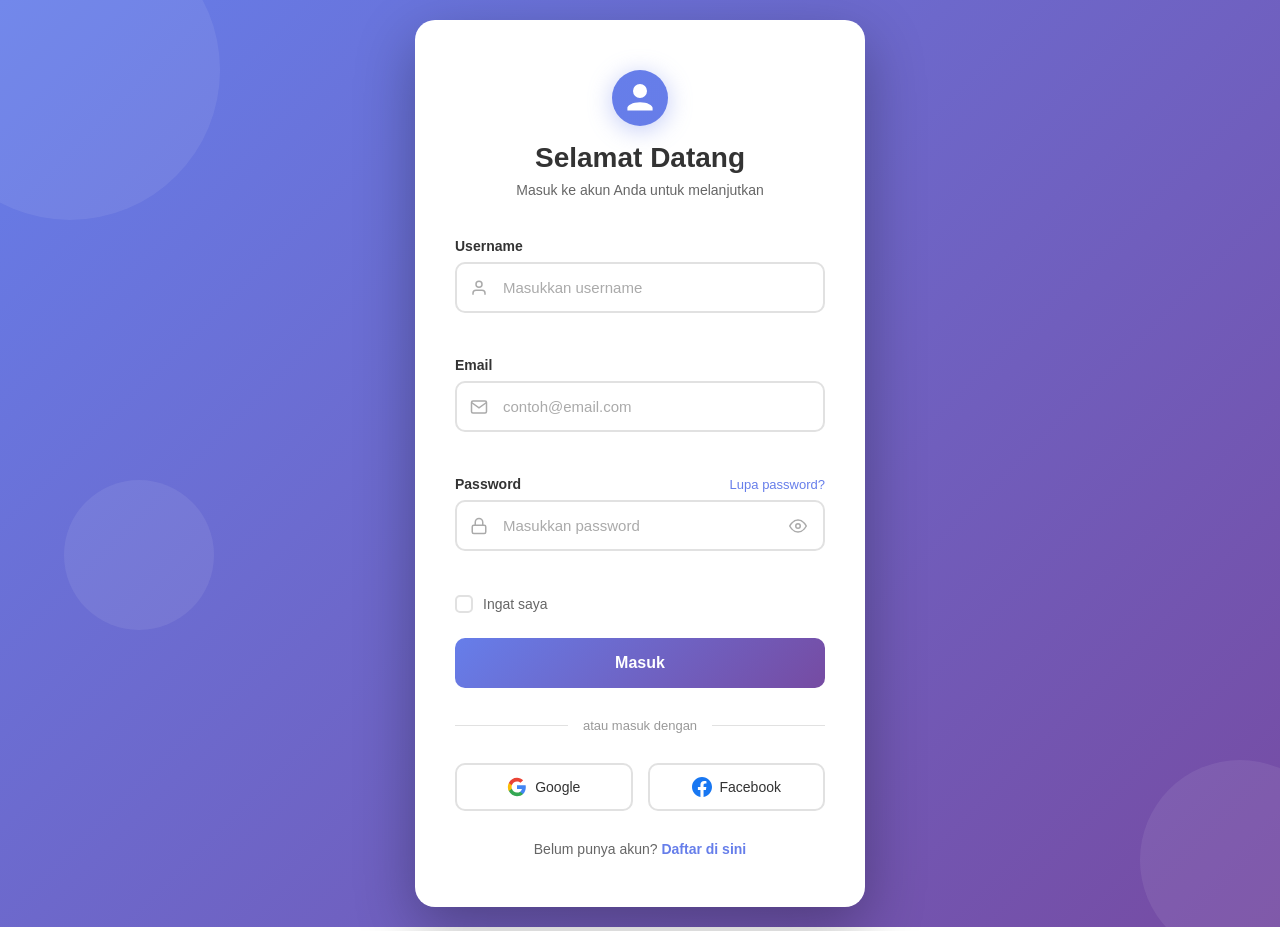
<file: login/login.html>
<!DOCTYPE html>
<html lang="id">
<head>
    <meta charset="UTF-8">
    <meta name="viewport" content="width=device-width, initial-scale=1.0">
    <title>Sign In</title>
    <link rel="stylesheet" href="css/login.css">
</head>
<body>

    <div class="bg-bubbles">
        <div class="bubble"></div>
        <div class="bubble"></div>
        <div class="bubble"></div>
    </div>

    <div class="login-container">

        <div class="login-header">
            <div class="logo-icon">
                <svg viewBox="0 0 40 40" fill="none" xmlns="http://www.w3.org/2000/svg">
                    <circle cx="20" cy="20" r="20" fill="url(#grad)"/>
                    <path d="M20 10a5 5 0 1 1 0 10 5 5 0 0 1 0-10zm0 13c5.33 0 9 2.24 9 4v2H11v-2c0-1.76 3.67-4 9-4z" fill="white"/>
                    <defs>
                        <linearGradient id="grad" x1="0" y1="0" x2="40" y2="40">
                            <stop offset="0%" stop-color="#667eea"/>
                            <stop offset="100%" stop-color="#764ba2"/>
                        </linearGradient>
                    </defs>
                </svg>
            </div>
            <h1>Selamat Datang</h1>
            <p>Masuk ke akun Anda untuk melanjutkan</p>
        </div>

        <form id="loginForm" action="#" method="POST" novalidate>

            <!-- Username -->
            <div class="form-group" id="group-username">
                <label for="username">Username</label>
                <div class="input-wrapper">
                    <span class="input-icon">
                        <svg viewBox="0 0 24 24" fill="none" stroke="currentColor" stroke-width="2">
                            <path d="M20 21v-2a4 4 0 0 0-4-4H8a4 4 0 0 0-4 4v2"/>
                            <circle cx="12" cy="7" r="4"/>
                        </svg>
                    </span>
                    <input type="text" id="username" name="username" placeholder="Masukkan username" autocomplete="username">
                </div>
                <span class="error-msg" id="error-username"></span>
            </div>

            <!-- Email -->
            <div class="form-group" id="group-email">
                <label for="email">Email</label>
                <div class="input-wrapper">
                    <span class="input-icon">
                        <svg viewBox="0 0 24 24" fill="none" stroke="currentColor" stroke-width="2">
                            <path d="M4 4h16c1.1 0 2 .9 2 2v12c0 1.1-.9 2-2 2H4c-1.1 0-2-.9-2-2V6c0-1.1.9-2 2-2z"/>
                            <polyline points="22,6 12,13 2,6"/>
                        </svg>
                    </span>
                    <input type="email" id="email" name="email" placeholder="contoh@email.com" autocomplete="email">
                </div>
                <span class="error-msg" id="error-email"></span>
            </div>

            <!-- Password -->
            <div class="form-group" id="group-password">
                <label for="password">
                    Password
                    <a href="#" class="forgot-link">Lupa password?</a>
                </label>
                <div class="input-wrapper">
                    <span class="input-icon">
                        <svg viewBox="0 0 24 24" fill="none" stroke="currentColor" stroke-width="2">
                            <rect x="3" y="11" width="18" height="11" rx="2" ry="2"/>
                            <path d="M7 11V7a5 5 0 0 1 10 0v4"/>
                        </svg>
                    </span>
                    <input type="password" id="password" name="password" placeholder="Masukkan password" autocomplete="current-password">
                    <button type="button" class="toggle-password" onclick="togglePassword()">
                        <svg id="eyeIcon" viewBox="0 0 24 24" fill="none" stroke="currentColor" stroke-width="2">
                            <path d="M1 12s4-8 11-8 11 8 11 8-4 8-11 8-11-8-11-8z"/>
                            <circle cx="12" cy="12" r="3"/>
                        </svg>
                    </button>
                </div>
                <span class="error-msg" id="error-password"></span>
            </div>

            <!-- Remember Me -->
            <div class="remember-group">
                <label class="remember-label">
                    <input type="checkbox" id="remember" name="remember">
                    <span class="custom-checkbox"></span>
                    Ingat saya
                </label>
            </div>
            <div id="alertBox" style="display:none; color:red; margin-bottom:10px;"></div>
            <button type="submit" class="btn-login" id="btnLogin" >
                <span class="btn-text">Masuk</span>
                <span class="btn-loader" id="btnLoader"></span>
            </button>

        </form>

        <div class="divider">
            <span>atau masuk dengan</span>
        </div>

        <div class="social-login">
            <button type="button" class="btn-social" id="btnGoogle">
                <svg viewBox="0 0 24 24" fill="none" xmlns="http://www.w3.org/2000/svg">
                    <path d="M22.56 12.25c0-.78-.07-1.53-.2-2.25H12v4.26h5.92c-.26 1.37-1.04 2.53-2.21 3.31v2.77h3.57c2.08-1.92 3.28-4.74 3.28-8.09z" fill="#4285F4"/>
                    <path d="M12 23c2.97 0 5.46-.98 7.28-2.66l-3.57-2.77c-.98.66-2.23 1.06-3.71 1.06-2.86 0-5.29-1.93-6.16-4.53H2.18v2.84C3.99 20.53 7.7 23 12 23z" fill="#34A853"/>
                    <path d="M5.84 14.09c-.22-.66-.35-1.36-.35-2.09s.13-1.43.35-2.09V7.07H2.18C1.43 8.55 1 10.22 1 12s.43 3.45 1.18 4.93l2.85-2.22.81-.62z" fill="#FBBC05"/>
                    <path d="M12 5.38c1.62 0 3.06.56 4.21 1.64l3.15-3.15C17.45 2.09 14.97 1 12 1 7.7 1 3.99 3.47 2.18 7.07l3.66 2.84c.87-2.6 3.3-4.53 6.16-4.53z" fill="#EA4335"/>
                </svg>
                Google
            </button>
            <button type="button" class="btn-social" id="btnFacebook">
                <svg viewBox="0 0 24 24" fill="#1877F2" xmlns="http://www.w3.org/2000/svg">
                    <path d="M24 12.073c0-6.627-5.373-12-12-12s-12 5.373-12 12c0 5.99 4.388 10.954 10.125 11.854v-8.385H7.078v-3.47h3.047V9.43c0-3.007 1.792-4.669 4.533-4.669 1.312 0 2.686.235 2.686.235v2.953H15.83c-1.491 0-1.956.925-1.956 1.874v2.25h3.328l-.532 3.47h-2.796v8.385C19.612 23.027 24 18.062 24 12.073z"/>
                </svg>
                Facebook
            </button>
        </div>

        <p class="signup-link">
            Belum punya akun? <a href="signup.html">Daftar di sini</a>
        </p>

    </div>

    <script src="js/login.js"></script>
</body>
</html>
</file>
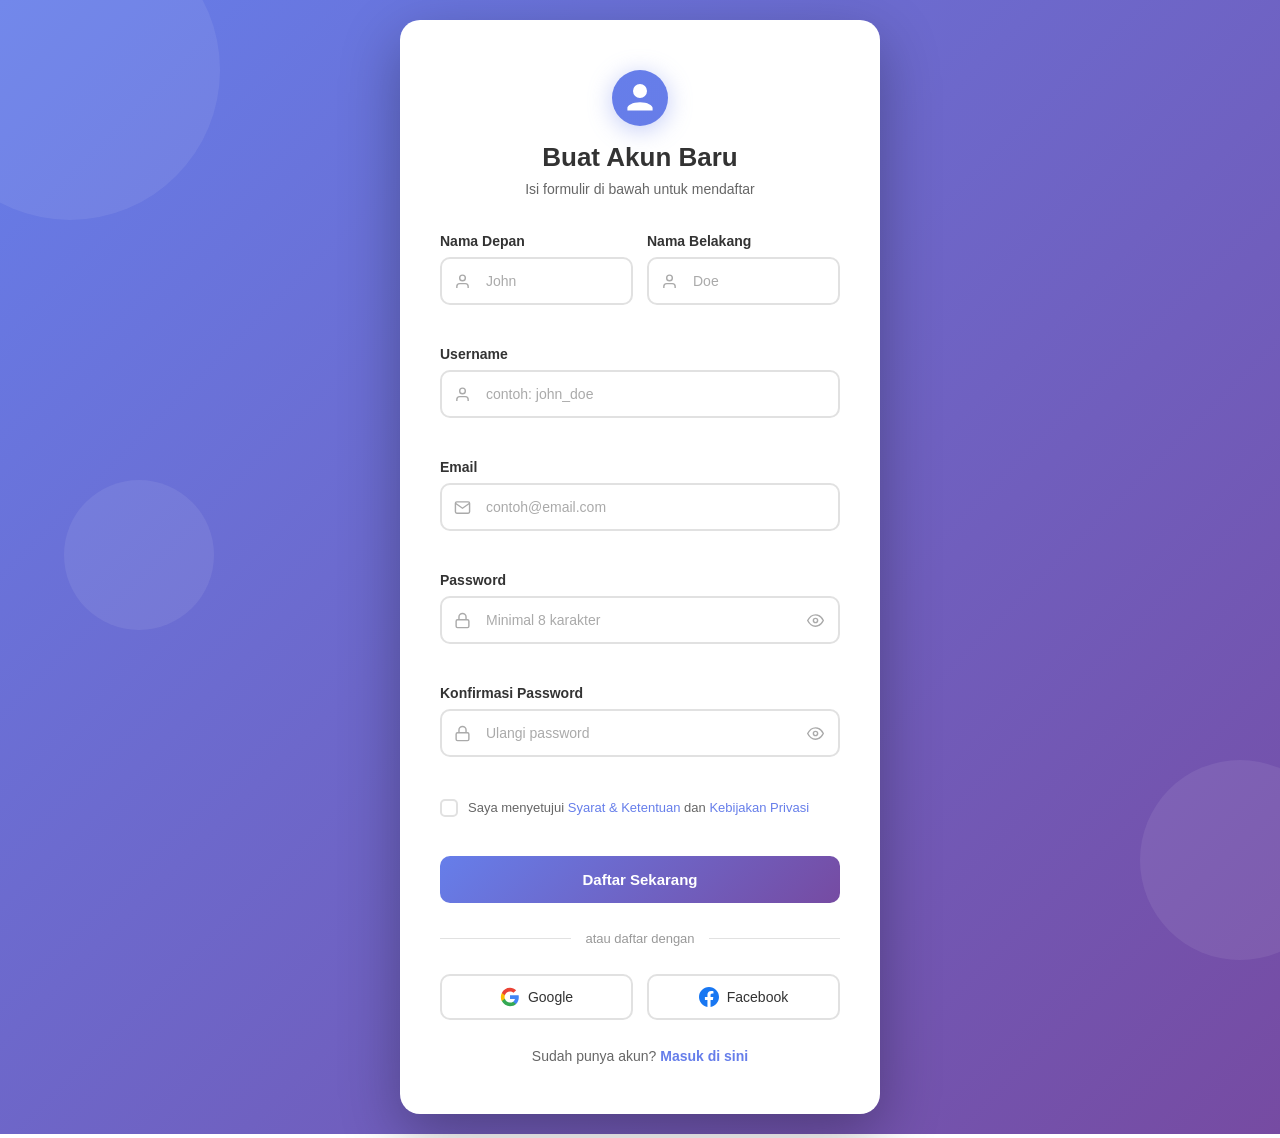
<file: login/signup.html>
<!DOCTYPE html>
<html lang="id">
<head>
    <meta charset="UTF-8">
    <meta name="viewport" content="width=device-width, initial-scale=1.0">
    <title>Sign Up</title>
    <link rel="stylesheet" href="css/signup.css">
</head>
<body>

    <div class="bg-bubbles">
        <div class="bubble"></div>
        <div class="bubble"></div>
        <div class="bubble"></div>
    </div>

    <div class="signup-container">

        <div class="signup-header">
            <div class="logo-icon">
                <svg viewBox="0 0 40 40" fill="none" xmlns="http://www.w3.org/2000/svg">
                    <circle cx="20" cy="20" r="20" fill="url(#grad)"/>
                    <path d="M20 10a5 5 0 1 1 0 10 5 5 0 0 1 0-10zm0 13c5.33 0 9 2.24 9 4v2H11v-2c0-1.76 3.67-4 9-4z" fill="white"/>
                    <defs>
                        <linearGradient id="grad" x1="0" y1="0" x2="40" y2="40">
                            <stop offset="0%" stop-color="#667eea"/>
                            <stop offset="100%" stop-color="#764ba2"/>
                        </linearGradient>
                    </defs>
                </svg>
            </div>
            <h1>Buat Akun Baru</h1>
            <p>Isi formulir di bawah untuk mendaftar</p>
        </div>

        <form id="registerForm" action="#" method="POST">

            <!-- Nama Depan & Belakang -->
            <div class="form-row">
                <div class="form-group" id="group-firstName">
                    <label for="firstName">Nama Depan</label>
                    <div class="input-wrapper">
                        <span class="input-icon">
                            <svg viewBox="0 0 24 24" fill="none" stroke="currentColor" stroke-width="2">
                                <path d="M20 21v-2a4 4 0 0 0-4-4H8a4 4 0 0 0-4 4v2"/>
                                <circle cx="12" cy="7" r="4"/>
                            </svg>
                        </span>
                        <input type="text" id="firstName" name="firstName" placeholder="John" autocomplete="given-name">
                    </div>
                    <span class="error-msg" id="error-firstName"></span>
                </div>
                <div class="form-group" id="group-lastName">
                    <label for="lastName">Nama Belakang</label>
                    <div class="input-wrapper">
                        <span class="input-icon">
                            <svg viewBox="0 0 24 24" fill="none" stroke="currentColor" stroke-width="2">
                                <path d="M20 21v-2a4 4 0 0 0-4-4H8a4 4 0 0 0-4 4v2"/>
                                <circle cx="12" cy="7" r="4"/>
                            </svg>
                        </span>
                        <input type="text" id="lastName" name="lastName" placeholder="Doe" autocomplete="family-name">
                    </div>
                    <span class="error-msg" id="error-lastName"></span>
                </div>
            </div>

            <!-- Username -->
            <div class="form-group" id="group-username">
                <label for="username">Username</label>
                <div class="input-wrapper">
                    <span class="input-icon">
                        <svg viewBox="0 0 24 24" fill="none" stroke="currentColor" stroke-width="2">
                            <path d="M20 21v-2a4 4 0 0 0-4-4H8a4 4 0 0 0-4 4v2"/>
                            <circle cx="12" cy="7" r="4"/>
                        </svg>
                    </span>
                    <input type="text" id="username" name="username" placeholder="contoh: john_doe" autocomplete="username">
                </div>
                <span class="error-msg" id="error-username"></span>
            </div>

            <!-- Email -->
            <div class="form-group" id="group-email">
                <label for="email">Email</label>
                <div class="input-wrapper">
                    <span class="input-icon">
                        <svg viewBox="0 0 24 24" fill="none" stroke="currentColor" stroke-width="2">
                            <path d="M4 4h16c1.1 0 2 .9 2 2v12c0 1.1-.9 2-2 2H4c-1.1 0-2-.9-2-2V6c0-1.1.9-2 2-2z"/>
                            <polyline points="22,6 12,13 2,6"/>
                        </svg>
                    </span>
                    <input type="email" id="email" name="email" placeholder="contoh@email.com" autocomplete="email">
                </div>
                <span class="error-msg" id="error-email"></span>
            </div>

           
            <!-- Password -->
            <div class="form-group" id="group-password">
                <label for="password">Password</label>
                <div class="input-wrapper">
                    <span class="input-icon">
                        <svg viewBox="0 0 24 24" fill="none" stroke="currentColor" stroke-width="2">
                            <rect x="3" y="11" width="18" height="11" rx="2" ry="2"/>
                            <path d="M7 11V7a5 5 0 0 1 10 0v4"/>
                        </svg>
                    </span>
                    <input type="password" id="password" name="password" placeholder="Minimal 8 karakter" autocomplete="new-password">
                    <button type="button" class="toggle-password" onclick="togglePassword('password', 'eyeIcon1')">
                        <svg id="eyeIcon1" viewBox="0 0 24 24" fill="none" stroke="currentColor" stroke-width="2">
                            <path d="M1 12s4-8 11-8 11 8 11 8-4 8-11 8-11-8-11-8z"/>
                            <circle cx="12" cy="12" r="3"/>
                        </svg>
                    </button>
                </div>
                <div class="password-strength" id="strengthBar">
                    <div class="strength-fill" id="strengthFill"></div>
                </div>
                <span class="strength-label" id="strengthLabel"></span>
                <span class="error-msg" id="error-password"></span>
            </div>

            <!-- Konfirmasi Password -->
            <div class="form-group" id="group-confirmPassword">
                <label for="confirmPassword">Konfirmasi Password</label>
                <div class="input-wrapper">
                    <span class="input-icon">
                        <svg viewBox="0 0 24 24" fill="none" stroke="currentColor" stroke-width="2">
                            <rect x="3" y="11" width="18" height="11" rx="2" ry="2"/>
                            <path d="M7 11V7a5 5 0 0 1 10 0v4"/>
                        </svg>
                    </span>
                    <input type="password" id="confirmPassword" name="confirmPassword" placeholder="Ulangi password" autocomplete="new-password">
                    <button type="button" class="toggle-password" onclick="togglePassword('confirmPassword', 'eyeIcon2')">
                        <svg id="eyeIcon2" viewBox="0 0 24 24" fill="none" stroke="currentColor" stroke-width="2">
                            <path d="M1 12s4-8 11-8 11 8 11 8-4 8-11 8-11-8-11-8z"/>
                            <circle cx="12" cy="12" r="3"/>
                        </svg>
                    </button>
                </div>
                <span class="error-msg" id="error-confirmPassword"></span>
            </div>

            <!-- Terms -->
            <div class="checkbox-group">
                <label class="terms-label">
                    <input type="checkbox" id="terms" name="terms">
                    <span class="custom-checkbox"></span>
                    <span>Saya menyetujui <a href="#">Syarat &amp; Ketentuan</a> dan <a href="#">Kebijakan Privasi</a></span>
                </label>
            </div>
            <span class="error-msg" id="error-terms"></span>
            <div id="message" style="display:none; margin-bottom:10px;"></div>
            <button type="submit" class="btn-signup" id="btnSignup">
                <span class="btn-text">Daftar Sekarang</span>
                <span class="btn-loader"></span>
            </button>

        </form>

        <div class="divider">
            <span>atau daftar dengan</span>
        </div>

        <div class="social-login">
            <button type="button" class="btn-social" id="btnGoogle">
                <svg viewBox="0 0 24 24" fill="none" xmlns="http://www.w3.org/2000/svg">
                    <path d="M22.56 12.25c0-.78-.07-1.53-.2-2.25H12v4.26h5.92c-.26 1.37-1.04 2.53-2.21 3.31v2.77h3.57c2.08-1.92 3.28-4.74 3.28-8.09z" fill="#4285F4"/>
                    <path d="M12 23c2.97 0 5.46-.98 7.28-2.66l-3.57-2.77c-.98.66-2.23 1.06-3.71 1.06-2.86 0-5.29-1.93-6.16-4.53H2.18v2.84C3.99 20.53 7.7 23 12 23z" fill="#34A853"/>
                    <path d="M5.84 14.09c-.22-.66-.35-1.36-.35-2.09s.13-1.43.35-2.09V7.07H2.18C1.43 8.55 1 10.22 1 12s.43 3.45 1.18 4.93l2.85-2.22.81-.62z" fill="#FBBC05"/>
                    <path d="M12 5.38c1.62 0 3.06.56 4.21 1.64l3.15-3.15C17.45 2.09 14.97 1 12 1 7.7 1 3.99 3.47 2.18 7.07l3.66 2.84c.87-2.6 3.3-4.53 6.16-4.53z" fill="#EA4335"/>
                </svg>
                Google
            </button>
            <button type="button" class="btn-social" id="btnFacebook">
                <svg viewBox="0 0 24 24" fill="#1877F2" xmlns="http://www.w3.org/2000/svg">
                    <path d="M24 12.073c0-6.627-5.373-12-12-12s-12 5.373-12 12c0 5.99 4.388 10.954 10.125 11.854v-8.385H7.078v-3.47h3.047V9.43c0-3.007 1.792-4.669 4.533-4.669 1.312 0 2.686.235 2.686.235v2.953H15.83c-1.491 0-1.956.925-1.956 1.874v2.25h3.328l-.532 3.47h-2.796v8.385C19.612 23.027 24 18.062 24 12.073z"/>
                </svg>
                Facebook
            </button>
        </div>

        <p class="login-link">
            Sudah punya akun? <a href="login.html">Masuk di sini</a>
        </p>

    </div>

    <script src="js/signup.js"></script>

<script src="js/register.js" defer></script>
</body>
</html>
</file>
<file: css/templatemo-crypto-style.css>
/*
==========================================================================
CryptoVault - Crypto Dashboard Template
Template Name: CryptoVault
Template URL: https://templatemo.com
Description: A modern cryptocurrency dashboard template with dark/light mode
Author: TemplateMo
Version: 1.0
==========================================================================

TemplateMo 609 Crypto Vault

https://templatemo.com/tm-609-crypto-vault

*/

/* ========================================
   CSS Reset & Base
======================================== */
* {
    margin: 0;
    padding: 0;
    box-sizing: border-box;
}

/* ========================================
   CSS Variables - Dark Theme (Default)
======================================== */
:root, [data-theme="dark"] {
    --bg-primary: #1c1c1e;
    --bg-secondary: #232325;
    --bg-card: #2c2c2e;
    --bg-card-hover: #343436;
    --accent-copper: #b87333;
    --accent-copper-light: #c9845a;
    --accent-gradient: linear-gradient(135deg, #b87333 0%, #d4945a 50%, #c9845a 100%);
    --accent-gradient-hover: linear-gradient(135deg, #c9845a 0%, #daa57a 50%, #d4945a 100%);
    --text-primary: #f5f0e8;
    --text-secondary: #a8a8a8;
    --text-muted: #6e6e6e;
    --gain: #6b8e6b;
    --loss: #c27878;
    --border: #3a3a3c;
    --shadow: rgba(0, 0, 0, 0.3);
    --chart-grid: rgba(255, 255, 255, 0.05);
    --overlay: rgba(0, 0, 0, 0.5);
}

/* ========================================
   CSS Variables - Light Theme
======================================== */
[data-theme="light"] {
    --bg-primary: #f5f5f7;
    --bg-secondary: #ffffff;
    --bg-card: #ffffff;
    --bg-card-hover: #f0f0f2;
    --accent-copper: #d4945a;
    --accent-copper-light: #e8b88a;
    --accent-gradient: linear-gradient(135deg, #d4945a 0%, #e8b88a 50%, #f0c89a 100%);
    --accent-gradient-hover: linear-gradient(135deg, #e8b88a 0%, #f0c89a 50%, #f5d4a8 100%);
    --text-primary: #1c1c1e;
    --text-secondary: #6e6e6e;
    --text-muted: #9a9a9a;
    --gain: #5a9a5a;
    --loss: #c76b6b;
    --border: #e0e0e2;
    --shadow: rgba(0, 0, 0, 0.08);
    --chart-grid: rgba(0, 0, 0, 0.05);
    --overlay: rgba(0, 0, 0, 0.5);
}

/* ========================================
   Body & Typography
======================================== */
body {
    font-family: 'Instrument Sans', -apple-system, BlinkMacSystemFont, sans-serif;
    font-size: 18px;
    line-height: 1.6;
    background-color: var(--bg-primary);
    color: var(--text-primary);
    min-height: 100vh;
    transition: background-color 0.3s ease, color 0.3s ease;
}

/* ========================================
   Dashboard Layout
======================================== */
.dashboard {
    display: grid;
    grid-template-columns: 260px 1fr;
    min-height: 100vh;
}

/* ========================================
   Mobile Menu Toggle
======================================== */
.mobile-menu-toggle {
    display: none;
    position: fixed;
    top: 20px;
    left: 20px;
    z-index: 1001;
    width: 46px;
    height: 46px;
    background-color: var(--bg-card);
    border: 1px solid var(--border);
    border-radius: 10px;
    cursor: pointer;
    align-items: center;
    justify-content: center;
    transition: all 0.3s ease;
}

.mobile-menu-toggle:hover {
    background-color: var(--bg-card-hover);
}

.hamburger {
    display: flex;
    flex-direction: column;
    gap: 5px;
}

.hamburger span {
    display: block;
    width: 22px;
    height: 2px;
    background-color: var(--text-primary);
    transition: all 0.3s ease;
}

.mobile-menu-toggle.active .hamburger span:nth-child(1) {
    transform: rotate(45deg) translate(5px, 5px);
}

.mobile-menu-toggle.active .hamburger span:nth-child(2) {
    opacity: 0;
}

.mobile-menu-toggle.active .hamburger span:nth-child(3) {
    transform: rotate(-45deg) translate(5px, -5px);
}

.mobile-menu-toggle.active {
    left: auto;
    right: 20px;
}

/* ========================================
   Sidebar Overlay
======================================== */
.sidebar-overlay {
    position: fixed;
    inset: 0;
    background-color: var(--overlay);
    z-index: 999;
    opacity: 0;
    pointer-events: none;
    transition: opacity 0.3s ease;
}

.sidebar-overlay.active {
    opacity: 1;
    pointer-events: auto;
}

/* ========================================
   Sidebar
======================================== */
.sidebar {
    background-color: var(--bg-secondary);
    padding: 32px 24px;
    border-right: 1px solid var(--border);
    display: flex;
    flex-direction: column;
    transition: transform 0.3s ease, background-color 0.3s ease;
    z-index: 1000;
    height: 100vh;
    position: sticky;
    top: 0;
    overflow-y: auto;
    overflow-x: hidden;
}

/* Sidebar Scrollbar */
.sidebar::-webkit-scrollbar {
    width: 6px;
}

.sidebar::-webkit-scrollbar-track {
    background: transparent;
    margin: 10px 0;
}

.sidebar::-webkit-scrollbar-thumb {
    background: linear-gradient(180deg, var(--accent-copper), var(--accent-copper-light));
    border-radius: 10px;
}

.sidebar::-webkit-scrollbar-thumb:hover {
    background: linear-gradient(180deg, var(--accent-copper-light), var(--accent-copper));
}

.sidebar {
    scrollbar-width: thin;
    scrollbar-color: var(--accent-copper) transparent;
}

/* ========================================
   Logo
======================================== */
.logo {
    display: flex;
    align-items: center;
    gap: 12px;
    margin-bottom: 48px;
}

.logo-icon {
    width: 42px;
    height: 42px;
    background: var(--accent-gradient);
    border-radius: 10px;
    display: flex;
    align-items: center;
    justify-content: center;
    font-weight: 700;
    font-size: 20px;
    color: #1c1c1e;
    box-shadow: 0 4px 12px rgba(37, 37, 39, 1.0);
}

.logo-text {
    font-size: 22px;
    font-weight: 700;
    color: var(--text-primary);
}

/* ========================================
   Navigation
======================================== */
.nav-section {
    margin-bottom: 32px;
}

.nav-label {
    font-size: 12px;
    font-weight: 600;
    color: var(--text-muted);
    text-transform: uppercase;
    letter-spacing: 1px;
    margin-bottom: 16px;
}

.nav-item {
    display: flex;
    align-items: center;
    gap: 14px;
    padding: 14px 16px;
    border-radius: 10px;
    color: var(--text-secondary);
    text-decoration: none;
    margin-bottom: 6px;
    transition: all 0.2s ease;
}

.nav-item:hover {
    background-color: var(--bg-card);
    color: var(--text-primary);
}

.nav-item.active {
    background: var(--accent-gradient);
    color: #1c1c1e;
    font-weight: 600;
    box-shadow: 0 4px 12px rgba(184, 115, 51, 0.3);
}

.nav-item.active:hover {
    background: var(--accent-gradient-hover);
}

.nav-icon {
    width: 22px;
    height: 22px;
    opacity: 0.8;
}

.nav-item.active .nav-icon {
    opacity: 1;
}

/* ========================================
   Sidebar Footer
======================================== */
.sidebar-footer {
    margin-top: auto;
    padding-top: 24px;
    border-top: 1px solid var(--border);
    background-color: var(--bg-secondary);
}

.theme-toggle {
    display: flex;
    align-items: center;
    justify-content: space-between;
    padding: 14px 16px;
    margin-bottom: 12px;
}

.theme-toggle-label {
    display: flex;
    align-items: center;
    gap: 14px;
    color: var(--text-secondary);
    font-size: 16px;
}

.theme-switch {
    position: relative;
    width: 52px;
    height: 28px;
    background-color: var(--border);
    border-radius: 14px;
    cursor: pointer;
    transition: background-color 0.3s ease;
}

.theme-switch::after {
    content: '';
    position: absolute;
    top: 3px;
    left: 3px;
    width: 22px;
    height: 22px;
    background-color: var(--text-primary);
    border-radius: 50%;
    transition: transform 0.3s ease, background-color 0.3s ease;
}

[data-theme="light"] .theme-switch {
    background: var(--accent-gradient);
}

[data-theme="light"] .theme-switch::after {
    transform: translateX(24px);
    background-color: #ffffff;
}

.logout-btn {
    display: flex;
    align-items: center;
    gap: 14px;
    padding: 14px 16px;
    border-radius: 10px;
    color: var(--loss);
    text-decoration: none;
    width: 100%;
    background: none;
    border: none;
    font-family: inherit;
    font-size: 16px;
    cursor: pointer;
    transition: all 0.2s ease;
}

.logout-btn:hover {
    background-color: rgba(194, 120, 120, 0.15);
}

.logout-btn svg {
    width: 22px;
    height: 22px;
}

/* ========================================
   Main Content
======================================== */
.main-content {
    padding: 32px 40px;
    overflow-y: auto;
    transition: background-color 0.3s ease;
}

.main-content::-webkit-scrollbar {
    width: 8px;
}

.main-content::-webkit-scrollbar-track {
    background: var(--bg-primary);
}

.main-content::-webkit-scrollbar-thumb {
    background: linear-gradient(180deg, var(--accent-copper), var(--accent-copper-light));
    border-radius: 10px;
}

.main-content {
    scrollbar-width: thin;
    scrollbar-color: var(--accent-copper) var(--bg-primary);
}

/* ========================================
   Page Header
======================================== */
.page-header {
    margin-bottom: 32px;
}

.page-header h1 {
    font-size: 28px;
    font-weight: 700;
    margin-bottom: 8px;
}

.page-header p {
    color: var(--text-secondary);
    font-size: 16px;
}

/* ========================================
   Cards
======================================== */
.card {
    background-color: var(--bg-card);
    border-radius: 14px;
    padding: 28px;
    border: 1px solid var(--border);
    transition: all 0.3s ease;
}

.card-header {
    display: flex;
    justify-content: space-between;
    align-items: center;
    margin-bottom: 24px;
}

.card-title {
    font-size: 17px;
    font-weight: 600;
    color: var(--text-primary);
}

.card-description {
    font-size: 14px;
    color: var(--text-secondary);
}

/* ========================================
   Buttons
======================================== */
.btn {
    padding: 14px 28px;
    border-radius: 10px;
    font-size: 16px;
    font-weight: 600;
    font-family: inherit;
    cursor: pointer;
    transition: all 0.2s ease;
    border: 1px solid var(--border);
    background-color: transparent;
    color: var(--text-primary);
}

.btn:hover {
    background-color: var(--bg-card-hover);
}

.btn.primary {
    background: var(--accent-gradient);
    border: none;
    color: #1c1c1e;
}

.btn.primary:hover {
    background: var(--accent-gradient-hover);
    transform: translateY(-2px);
}

.btn.danger {
    color: var(--loss);
    border-color: var(--loss);
}

.btn.danger:hover {
    background-color: rgba(194, 120, 120, 0.15);
}

.btn-group {
    display: flex;
    gap: 16px;
    margin-top: 24px;
}

/* ========================================
   Form Elements
======================================== */
.form-grid {
    display: grid;
    grid-template-columns: repeat(2, 1fr);
    gap: 24px;
}

.form-group {
    margin-bottom: 24px;
}

.form-group.full-width {
    grid-column: span 2;
}

.form-label {
    display: block;
    font-size: 14px;
    font-weight: 600;
    color: var(--text-primary);
    margin-bottom: 8px;
}

.form-input {
    width: 100%;
    padding: 14px 18px;
    background-color: var(--bg-primary);
    border: 1px solid var(--border);
    border-radius: 10px;
    font-size: 16px;
    font-family: inherit;
    color: var(--text-primary);
    transition: all 0.2s ease;
}

.form-input:focus {
    outline: none;
    border-color: var(--accent-copper);
}

.form-input::placeholder {
    color: var(--text-muted);
}

.form-select {
    width: 100%;
    padding: 14px 18px;
    background-color: var(--bg-primary);
    border: 1px solid var(--border);
    border-radius: 10px;
    font-size: 16px;
    font-family: inherit;
    color: var(--text-primary);
    cursor: pointer;
    appearance: none;
    background-image: url("data:image/svg+xml,%3Csvg xmlns='http://www.w3.org/2000/svg' width='24' height='24' viewBox='0 0 24 24' fill='none' stroke='%236e6e6e' stroke-width='2'%3E%3Cpolyline points='6 9 12 15 18 9'%3E%3C/polyline%3E%3C/svg%3E");
    background-repeat: no-repeat;
    background-position: right 16px center;
}

.form-select:focus {
    outline: none;
    border-color: var(--accent-copper);
}

/* ========================================
   Toggle Switches
======================================== */
.toggle-item {
    display: flex;
    align-items: center;
    justify-content: space-between;
    padding: 16px 0;
    border-bottom: 1px solid var(--border);
}

.toggle-item:last-child {
    border-bottom: none;
}

.toggle-info {
    flex: 1;
}

.toggle-title {
    font-size: 16px;
    font-weight: 600;
    color: var(--text-primary);
    margin-bottom: 4px;
}

.toggle-description {
    font-size: 14px;
    color: var(--text-secondary);
}

.toggle-switch {
    position: relative;
    width: 52px;
    height: 28px;
    background-color: var(--border);
    border-radius: 14px;
    cursor: pointer;
    transition: background 0.3s ease;
}

.toggle-switch::after {
    content: '';
    position: absolute;
    top: 3px;
    left: 3px;
    width: 22px;
    height: 22px;
    background-color: var(--text-primary);
    border-radius: 50%;
    transition: transform 0.3s ease;
}

.toggle-switch.active {
    background: var(--accent-gradient);
}

.toggle-switch.active::after {
    transform: translateX(24px);
    background-color: #1c1c1e;
}

/* ========================================
   Coin Icons
======================================== */
.coin-icon {
    width: 36px;
    height: 36px;
    border-radius: 50%;
    display: flex;
    align-items: center;
    justify-content: center;
    font-weight: 700;
    font-size: 14px;
    color: #fff;
}

.coin-icon.btc { background: linear-gradient(135deg, #f7931a, #c77b15); }
.coin-icon.eth { background: linear-gradient(135deg, #627eea, #4a5fc1); }
.coin-icon.usdt { background: linear-gradient(135deg, #26a17b, #1a7a5c); }
.coin-icon.bnb { background: linear-gradient(135deg, #f3ba2f, #c99a27); }
.coin-icon.sol { background: linear-gradient(135deg, #9945ff, #14f195); }
.coin-icon.xrp { background: linear-gradient(135deg, #23292f, #000000); }
.coin-icon.ada { background: linear-gradient(135deg, #0033ad, #002276); }
.coin-icon.doge { background: linear-gradient(135deg, #c3a634, #ba9f33); }
.coin-icon.dot { background: linear-gradient(135deg); }
.coin-icon.matic { background: linear-gradient(135deg, #8247e5, #6b3bc4); }

/* ========================================
   Copyright Footer
======================================== */
.copyright {
    text-align: center;
    padding: 24px 40px;
    color: var(--text-muted);
    font-size: 14px;
    border-top: 1px solid var(--border);
    margin-top: 40px;
}

.copyright a {
    color: var(--accent-copper);
    text-decoration: none;
}

.copyright a:hover {
    color: var(--accent-copper-light);
}

/* ========================================
   Responsive - Tablet
======================================== */
@media (max-width: 1024px) {
    .mobile-menu-toggle {
        display: flex;
    }

    .dashboard {
        grid-template-columns: 1fr;
    }

    .sidebar {
        position: fixed;
        top: 0;
        left: 0;
        height: 100vh;
        width: 280px;
        transform: translateX(-100%);
        box-shadow: 4px 0 24px var(--shadow);
    }

    .sidebar.active {
        transform: translateX(0);
    }

    .main-content {
        padding: 24px;
        padding-top: 80px;
    }

    .form-grid {
        grid-template-columns: 1fr;
    }

    .form-group.full-width {
        grid-column: span 1;
    }
}

/* ========================================
   Responsive - Mobile
======================================== */
@media (max-width: 640px) {
    .main-content {
        padding: 16px;
        padding-top: 80px;
    }

    .btn-group {
        flex-direction: column;
    }

    .card {
        padding: 20px;
    }
}
</file>
<file: css/templatemo-crypto-dashboard.css>
/*
==========================================================================
CryptoVault - Dashboard Page Styles
==========================================================================

TemplateMo 609 Crypto Vault

https://templatemo.com/tm-609-crypto-vault

*/

/* ========================================
   Header
======================================== */
.header {
    display: flex;
    justify-content: space-between;
    align-items: center;
    margin-bottom: 32px;
}

.header h1 {
    font-size: 28px;
    font-weight: 700;
    color: var(--text-primary);
    margin-bottom: 4px;
}

.header-subtitle {
    font-size: 15px;
    color: var(--text-secondary);
}

.header-right {
    display: flex;
    align-items: center;
    gap: 20px;
}

.header-search {
    display: flex;
    align-items: center;
    gap: 10px;
    background-color: var(--bg-card);
    padding: 10px 16px;
    border-radius: 10px;
    border: 1px solid var(--border);
    transition: border-color 0.2s ease;
}

.header-search:focus-within {
    border-color: var(--accent-copper);
}

.header-search svg {
    color: var(--text-muted);
}

.header-search input {
    background: none;
    border: none;
    color: var(--text-primary);
    font-size: 15px;
    width: 180px;
    font-family: inherit;
}

.header-search input::placeholder {
    color: var(--text-muted);
}

.header-search input:focus {
    outline: none;
}

.notification-btn {
    position: relative;
    width: 44px;
    height: 44px;
    background-color: var(--bg-card);
    border: 1px solid var(--border);
    border-radius: 10px;
    display: flex;
    align-items: center;
    justify-content: center;
    cursor: pointer;
    color: var(--text-secondary);
    transition: all 0.2s ease;
}

.notification-btn:hover {
    background-color: var(--bg-card-hover);
    color: var(--text-primary);
}

.notification-badge {
    position: absolute;
    top: -4px;
    right: -4px;
    width: 20px;
    height: 20px;
    background: var(--accent-gradient);
    border-radius: 50%;
    font-size: 11px;
    font-weight: 600;
    color: #1c1c1e;
    display: flex;
    align-items: center;
    justify-content: center;
}

.user-menu {
    display: flex;
    align-items: center;
    gap: 12px;
    padding: 8px 16px 8px 8px;
    background-color: var(--bg-card);
    border-radius: 12px;
    border: 1px solid var(--border);
    cursor: pointer;
    transition: border-color 0.2s ease;
}

.user-menu:hover {
    border-color: var(--accent-copper);
}

.user-avatar {
    width: 38px;
    height: 38px;
    background: var(--accent-gradient);
    border-radius: 10px;
    display: flex;
    align-items: center;
    justify-content: center;
    font-weight: 600;
    font-size: 14px;
    color: #1c1c1e;
}

.user-info {
    display: flex;
    flex-direction: column;
}

.user-name {
    font-size: 14px;
    font-weight: 600;
    color: var(--text-primary);
}

.user-role {
    font-size: 12px;
    color: var(--text-muted);
}

/* ========================================
   Content Layout
======================================== */
.content-wrapper {
    display: grid;
    grid-template-columns: 1fr 280px;
    gap: 24px;
    margin-bottom: 24px;
}

.content-left {
    display: flex;
    flex-direction: column;
    gap: 24px;
}

/* Charts Grid */
.charts-grid {
    display: grid;
    grid-template-columns: repeat(2, 1fr);
    gap: 24px;
}

.content-right {
    display: flex;
    flex-direction: column;
    gap: 16px;
}

/* ========================================
   Stat Cards
======================================== */
.stat-card {
    background-color: var(--bg-card);
    border-radius: 14px;
    padding: 20px;
    border: 1px solid var(--border);
    display: flex;
    align-items: flex-start;
    gap: 16px;
    transition: all 0.3s ease;
}

.stat-card:hover {
    border-color: var(--accent-copper);
    transform: translateY(-2px);
    box-shadow: 0 8px 24px var(--shadow);
}

.stat-card.primary {
    background: var(--accent-gradient);
    border: none;
}

.stat-card.primary .stat-label,
.stat-card.primary .stat-value,
.stat-card.primary .stat-change {
    color: #1c1c1e;
}

.stat-card.primary .stat-icon {
    background-color: rgba(28, 28, 30, 0.2);
}

.stat-card.primary .stat-icon svg {
    stroke: #1c1c1e;
}

.stat-icon {
    width: 48px;
    height: 48px;
    background-color: rgba(184, 115, 51, 0.15);
    border-radius: 12px;
    display: flex;
    align-items: center;
    justify-content: center;
    flex-shrink: 0;
}

.stat-icon svg {
    stroke: var(--accent-copper);
}

.stat-content {
    flex: 1;
    min-width: 0;
}

.stat-label {
    font-size: 13px;
    color: var(--text-secondary);
    margin-bottom: 4px;
}

.stat-value {
    font-size: 24px;
    font-weight: 700;
    color: var(--text-primary);
    margin-bottom: 4px;
}

.stat-change {
    font-size: 13px;
    color: var(--text-muted);
}

.stat-change.positive {
    color: var(--gain);
}

.stat-change.negative {
    color: var(--loss);
}

/* ========================================
   Chart Cards
======================================== */
.chart-card {
    /* Flexible height for different chart types */
}

.chart-tabs {
    display: flex;
    gap: 6px;
}

.chart-tab {
    padding: 8px 14px;
    border-radius: 6px;
    font-size: 13px;
    font-weight: 500;
    background: none;
    border: none;
    color: var(--text-muted);
    cursor: pointer;
    font-family: inherit;
    transition: all 0.2s ease;
}

.chart-tab:hover {
    color: var(--text-primary);
    background-color: var(--bg-card-hover);
}

.chart-tab.active {
    background: var(--accent-gradient);
    color: #1c1c1e;
}

.chart-container {
    position: relative;
    margin-top: 20px;
    max-width: 900px;
}

.line-chart,
.bar-chart {
    width: 100%;
    height: 200px;
}

.chart-labels {
    display: flex;
    justify-content: space-between;
    margin-top: 12px;
    padding: 0 10px;
    font-size: 12px;
    color: var(--text-muted);
}

/* ========================================
   Trading Pair
======================================== */
.trading-pair {
    display: flex;
    align-items: center;
    gap: 12px;
}

.pair-price {
    font-size: 20px;
    font-weight: 700;
    color: var(--text-primary);
}

.pair-change {
    font-size: 14px;
    font-weight: 600;
    padding: 4px 10px;
    border-radius: 6px;
}

.pair-change.positive {
    background-color: rgba(107, 142, 107, 0.2);
    color: var(--gain);
}

.pair-change.negative {
    background-color: rgba(194, 120, 120, 0.2);
    color: var(--loss);
}

.candlestick-chart {
    margin-top: 20px;
}

.candlestick-chart svg {
    width: 100%;
    height: 150px;
    max-width: 900px;
}

/* ========================================
   Bottom Row (Donut & Gauges)
======================================== */
.bottom-row {
    display: grid;
    grid-template-columns: repeat(3, 1fr);
    gap: 24px;
}

/* Donut Chart */
.donut-chart-container {
    display: flex;
    align-items: center;
    justify-content: center;
    gap: 24px;
    padding: 16px 0;
}

.donut-chart {
    width: 120px;
    height: 120px;
    transform: rotate(-90deg);
}

.donut-legend {
    display: flex;
    flex-direction: column;
    gap: 10px;
}

.legend-item {
    display: flex;
    align-items: center;
    gap: 8px;
    font-size: 13px;
    color: var(--text-secondary);
}

.legend-dot {
    width: 10px;
    height: 10px;
    border-radius: 50%;
}

.legend-dot.btc { background-color: #f7931a; }
.legend-dot.eth { background-color: #627eea; }
.legend-dot.usdt { background-color: #26a17b; }
.legend-dot.other { background-color: #b87333; }

/* Gauge */
.gauge-container {
    display: flex;
    flex-direction: column;
    align-items: center;
    padding: 16px 0;
}

.gauge {
    width: 120px;
    height: 80px;
}

.gauge-value {
    font-size: 28px;
    font-weight: 700;
    color: var(--text-primary);
    margin-top: 8px;
}

.gauge-label {
    font-size: 14px;
    color: var(--text-secondary);
}

/* ========================================
   Transactions Row
======================================== */
.transactions-row {
    display: grid;
    grid-template-columns: repeat(3, 1fr);
    gap: 24px;
}

.transactions-card,
.movers-card,
.watchlist-card {
    /* Equal flex for all cards */
}

.view-all {
    font-size: 14px;
    color: var(--accent-copper);
    text-decoration: none;
    font-weight: 500;
}

.view-all:hover {
    color: var(--accent-copper-light);
}

.add-btn {
    padding: 6px 14px;
    background: none;
    border: 1px solid var(--border);
    border-radius: 6px;
    font-size: 13px;
    font-weight: 500;
    color: var(--text-secondary);
    cursor: pointer;
    font-family: inherit;
    transition: all 0.2s ease;
}

.add-btn:hover {
    border-color: var(--accent-copper);
    color: var(--accent-copper);
}

/* Movers Tabs */
.movers-tabs {
    display: flex;
    gap: 6px;
    background-color: var(--bg-primary);
    border-radius: 8px;
    padding: 4px;
}

.movers-tab {
    padding: 6px 14px;
    border-radius: 6px;
    font-size: 13px;
    font-weight: 500;
    background: none;
    border: none;
    color: var(--text-muted);
    cursor: pointer;
    font-family: inherit;
    transition: all 0.2s ease;
}

.movers-tab:hover {
    color: var(--text-primary);
}

.movers-tab.active {
    background: var(--accent-gradient);
    color: #1c1c1e;
}

/* Movers List */
.movers-list {
    display: flex;
    flex-direction: column;
}

.mover-item {
    display: flex;
    align-items: center;
    gap: 12px;
    padding: 12px 0;
    border-bottom: 1px solid var(--border);
}

.mover-item:last-child {
    border-bottom: none;
}

.mover-rank {
    width: 24px;
    height: 24px;
    border-radius: 6px;
    background-color: rgba(184, 115, 51, 0.15);
    display: flex;
    align-items: center;
    justify-content: center;
    font-size: 12px;
    font-weight: 700;
    color: var(--accent-copper);
    flex-shrink: 0;
}

.mover-coin {
    display: flex;
    align-items: center;
    gap: 10px;
    flex: 1;
}

.mover-coin .coin-icon {
    width: 32px;
    height: 32px;
    border-radius: 50%;
    display: flex;
    align-items: center;
    justify-content: center;
    font-weight: 700;
    font-size: 12px;
    color: #fff;
}

.mover-name {
    font-size: 14px;
    font-weight: 600;
    color: var(--text-primary);
}

.mover-symbol {
    font-size: 12px;
    color: var(--text-muted);
}

.mover-data {
    text-align: right;
}

.mover-price {
    font-size: 14px;
    font-weight: 600;
    color: var(--text-primary);
    display: block;
    margin-bottom: 2px;
}

.mover-change {
    font-size: 13px;
    font-weight: 600;
}

.mover-change.positive {
    color: var(--gain);
}

.mover-change.negative {
    color: var(--loss);
}

/* Transactions List */
.transactions-list {
    display: flex;
    flex-direction: column;
}

.transaction-item {
    display: flex;
    align-items: center;
    gap: 14px;
    padding: 14px 0;
    border-bottom: 1px solid var(--border);
}

.transaction-item:last-child {
    border-bottom: none;
}

.transaction-icon {
    width: 40px;
    height: 40px;
    border-radius: 10px;
    display: flex;
    align-items: center;
    justify-content: center;
}

.transaction-icon.buy {
    background-color: rgba(107, 142, 107, 0.2);
    color: var(--gain);
}

.transaction-icon.sell {
    background-color: rgba(194, 120, 120, 0.2);
    color: var(--loss);
}

.transaction-icon.transfer {
    background-color: rgba(184, 115, 51, 0.2);
    color: var(--accent-copper);
}

.transaction-details {
    flex: 1;
    display: flex;
    flex-direction: column;
}

.transaction-title {
    font-size: 15px;
    font-weight: 600;
    color: var(--text-primary);
}

.transaction-date {
    font-size: 13px;
    color: var(--text-muted);
}

.transaction-amount {
    font-size: 15px;
    font-weight: 600;
    color: var(--text-primary);
}

.transaction-amount.positive {
    color: var(--gain);
}

.transaction-amount.negative {
    color: var(--loss);
}

/* ========================================
   Watchlist
======================================== */
.watchlist {
    display: flex;
    flex-direction: column;
}

.watchlist-item {
    display: flex;
    align-items: center;
    gap: 12px;
    padding: 12px 0;
    border-bottom: 1px solid var(--border);
}

.watchlist-item:last-child {
    border-bottom: none;
}

.watchlist-coin {
    display: flex;
    align-items: center;
    gap: 10px;
    flex: 1;
}

.watchlist-coin .coin-icon {
    width: 36px;
    height: 36px;
    font-size: 14px;
}

.coin-info {
    display: flex;
    flex-direction: column;
}

.coin-name {
    font-size: 14px;
    font-weight: 600;
    color: var(--text-primary);
}

.coin-symbol {
    font-size: 12px;
    color: var(--text-muted);
}

.watchlist-data {
    display: flex;
    flex-direction: column;
    align-items: flex-end;
    margin-right: 8px;
}

.coin-price {
    font-size: 14px;
    font-weight: 600;
    color: var(--text-primary);
}

.coin-change {
    font-size: 12px;
    font-weight: 500;
}

.coin-change.positive {
    color: var(--gain);
}

.coin-change.negative {
    color: var(--loss);
}

.sparkline {
    width: 60px;
    height: 24px;
}

/* ========================================
   Responsive - Large Screens
======================================== */
@media (max-width: 1400px) {
    .content-wrapper {
        grid-template-columns: 1fr;
    }

    .content-right {
        flex-direction: row;
        flex-wrap: wrap;
    }

    .stat-card {
        flex: 1;
        min-width: calc(50% - 8px);
    }

    .transactions-row {
        grid-template-columns: repeat(2, 1fr);
    }

    .watchlist-card {
        grid-column: 1 / -1;
    }
}

@media (max-width: 1200px) {
    .charts-grid {
        grid-template-columns: 1fr;
    }
}

/* ========================================
   Responsive - Tablet
======================================== */
@media (max-width: 1024px) {
    .header {
        flex-direction: column;
        gap: 20px;
        align-items: flex-start;
    }

    .header-right {
        width: 100%;
        justify-content: flex-start;
        flex-wrap: wrap;
    }

    .header-search {
        flex: 1;
        min-width: 200px;
    }

    .header-search input {
        width: 100%;
    }

    .bottom-row {
        grid-template-columns: 1fr;
    }

    .stat-card {
        min-width: 100%;
    }

    .transactions-row {
        grid-template-columns: 1fr;
    }

    .watchlist-card {
        grid-column: 1;
    }
}

/* ========================================
   Responsive - Mobile
======================================== */
@media (max-width: 640px) {
    .user-info {
        display: none;
    }

    .donut-chart-container {
        flex-direction: column;
    }
}
</file>
<file: css/templatemo-crypto-pages.css>
/*
==========================================================================
CryptoVault - Pages Styles (Wallet, Markets, Settings)
==========================================================================

TemplateMo 609 Crypto Vault

https://templatemo.com/tm-609-crypto-vault

*/

/* ========================================
   Balance Cards (Wallet Page)
======================================== */
.balance-cards {
    display: grid;
    grid-template-columns: repeat(3, 1fr);
    gap: 24px;
    margin-bottom: 32px;
}

.balance-card {
    background-color: var(--bg-card);
    border-radius: 14px;
    padding: 24px;
    border: 1px solid var(--border);
    transition: all 0.3s ease;
}

.balance-card:hover {
    border-color: var(--accent-copper);
    transform: translateY(-2px);
    box-shadow: 0 8px 24px var(--shadow);
}

.balance-card.primary {
    background: var(--accent-gradient);
    border: none;
}

.balance-card.primary .balance-label,
.balance-card.primary .balance-value,
.balance-card.primary .balance-change {
    color: #1c1c1e;
}

.balance-icon {
    width: 48px;
    height: 48px;
    background-color: rgba(184, 115, 51, 0.15);
    border-radius: 10px;
    display: flex;
    align-items: center;
    justify-content: center;
    margin-bottom: 16px;
}

.balance-card.primary .balance-icon {
    background-color: rgba(28, 28, 30, 0.2);
}

.balance-label {
    font-size: 14px;
    color: var(--text-secondary);
    margin-bottom: 8px;
}

.balance-value {
    font-size: 28px;
    font-weight: 700;
    color: var(--text-primary);
    margin-bottom: 8px;
}

.balance-change {
    font-size: 14px;
    color: var(--gain);
}

.balance-change.negative {
    color: var(--loss);
}

/* ========================================
   Action Buttons
======================================== */
.action-buttons {
    display: flex;
    gap: 16px;
    margin-bottom: 32px;
}

.action-btn {
    display: flex;
    align-items: center;
    gap: 10px;
    padding: 14px 24px;
    border-radius: 10px;
    font-size: 16px;
    font-weight: 600;
    font-family: inherit;
    cursor: pointer;
    transition: all 0.2s ease;
    border: 1px solid var(--border);
    background-color: var(--bg-card);
    color: var(--text-primary);
}

.action-btn:hover {
    background-color: var(--bg-card-hover);
    border-color: var(--accent-copper);
}

.action-btn.primary {
    background: var(--accent-gradient);
    border: none;
    color: #1c1c1e;
}

.action-btn.primary:hover {
    background: var(--accent-gradient-hover);
    transform: translateY(-2px);
}

/* ========================================
   Content Grid
======================================== */
.content-grid {
    display: grid;
    grid-template-columns: 1fr 400px;
    gap: 24px;
    margin-bottom: 32px;
}

/* ========================================
   Wallet List
======================================== */
.wallet-list {
    display: flex;
    flex-direction: column;
    gap: 16px;
}

.wallet-item {
    display: flex;
    align-items: center;
    gap: 16px;
    padding: 16px;
    background-color: rgba(255, 255, 255, 0.03);
    border-radius: 10px;
    transition: all 0.2s ease;
}

.wallet-item:hover {
    background-color: rgba(255, 255, 255, 0.06);
}

.wallet-icon {
    width: 48px;
    height: 48px;
    border-radius: 50%;
    display: flex;
    align-items: center;
    justify-content: center;
    font-weight: 700;
    font-size: 18px;
    color: #fff;
}

.wallet-icon.btc { background: linear-gradient(135deg, #f7931a, #c77b15); }
.wallet-icon.eth { background: linear-gradient(135deg, #627eea, #4a5fc1); }
.wallet-icon.usdt { background: linear-gradient(135deg, #26a17b, #1a7a5c); }
.wallet-icon.sol { background: linear-gradient(135deg, #9945ff, #14f195); }

.wallet-info {
    flex: 1;
}

.wallet-name {
    font-size: 16px;
    font-weight: 600;
    color: var(--text-primary);
    margin-bottom: 4px;
}

.wallet-address {
    font-size: 13px;
    color: var(--text-muted);
    font-family: monospace;
}

.wallet-balance {
    text-align: right;
}

.wallet-amount {
    font-size: 16px;
    font-weight: 600;
    color: var(--text-primary);
    margin-bottom: 4px;
}

.wallet-usd {
    font-size: 14px;
    color: var(--text-secondary);
}

.copy-btn {
    padding: 8px;
    background: none;
    border: 1px solid var(--border);
    border-radius: 6px;
    cursor: pointer;
    color: var(--text-secondary);
    transition: all 0.2s ease;
}

.copy-btn:hover {
    background-color: var(--bg-card-hover);
    color: var(--accent-copper);
    border-color: var(--accent-copper);
}

/* ========================================
   QR Code Section
======================================== */
.qr-section {
    text-align: center;
    padding: 24px;
}

.qr-code {
    width: 180px;
    height: 180px;
    background-color: #fff;
    border-radius: 12px;
    margin: 0 auto 20px;
    display: flex;
    align-items: center;
    justify-content: center;
    padding: 16px;
}

.qr-code svg {
    width: 100%;
    height: 100%;
}

.qr-address {
    font-size: 13px;
    color: var(--text-muted);
    font-family: monospace;
    word-break: break-all;
    margin-bottom: 16px;
    padding: 12px;
    background-color: rgba(255, 255, 255, 0.03);
    border-radius: 8px;
}

.qr-actions {
    display: flex;
    gap: 12px;
    justify-content: center;
}

.qr-btn {
    padding: 10px 20px;
    border-radius: 8px;
    font-size: 14px;
    font-weight: 600;
    font-family: inherit;
    cursor: pointer;
    transition: all 0.2s ease;
    border: 1px solid var(--border);
    background-color: transparent;
    color: var(--text-primary);
}

.qr-btn:hover {
    background-color: var(--bg-card-hover);
}

.qr-btn.primary {
    background: var(--accent-gradient);
    border: none;
    color: #1c1c1e;
}

/* ========================================
   Staking Section
======================================== */
.staking-grid {
    display: grid;
    grid-template-columns: repeat(2, 1fr);
    gap: 16px;
}

.staking-card {
    padding: 20px;
    background-color: rgba(255, 255, 255, 0.03);
    border-radius: 12px;
    border: 1px solid var(--border);
    transition: all 0.2s ease;
}

.staking-card:hover {
    border-color: var(--accent-copper);
}

.staking-header {
    display: flex;
    align-items: center;
    gap: 12px;
    margin-bottom: 16px;
}

.staking-icon {
    width: 40px;
    height: 40px;
    border-radius: 50%;
    display: flex;
    align-items: center;
    justify-content: center;
    font-weight: 700;
    font-size: 14px;
    color: #fff;
}

.staking-name {
    font-size: 16px;
    font-weight: 600;
    color: var(--text-primary);
}

.staking-apy {
    font-size: 13px;
    color: var(--gain);
}

.staking-details {
    display: flex;
    justify-content: space-between;
    margin-bottom: 12px;
}

.staking-label {
    font-size: 13px;
    color: var(--text-muted);
}

.staking-value {
    font-size: 14px;
    font-weight: 600;
    color: var(--text-primary);
}

.staking-btn {
    width: 100%;
    padding: 10px;
    border-radius: 8px;
    font-size: 14px;
    font-weight: 600;
    font-family: inherit;
    cursor: pointer;
    transition: all 0.2s ease;
    border: 1px solid var(--accent-copper);
    background-color: transparent;
    color: var(--accent-copper);
}

.staking-btn:hover {
    background: var(--accent-gradient);
    color: #1c1c1e;
    border-color: transparent;
}

/* ========================================
   Transaction History
======================================== */
.transaction-list {
    display: flex;
    flex-direction: column;
}

.transaction-item {
    display: flex;
    align-items: center;
    gap: 16px;
    padding: 16px 0;
    border-bottom: 1px solid var(--border);
}

.transaction-item:last-child {
    border-bottom: none;
}

.transaction-icon {
    width: 44px;
    height: 44px;
    border-radius: 10px;
    display: flex;
    align-items: center;
    justify-content: center;
}

.transaction-icon.deposit {
    background-color: rgba(107, 142, 107, 0.2);
}

.transaction-icon.withdraw {
    background-color: rgba(194, 120, 120, 0.2);
}

.transaction-icon.stake {
    background-color: rgba(184, 115, 51, 0.2);
}

.transaction-info {
    flex: 1;
}

.transaction-type {
    font-size: 16px;
    font-weight: 600;
    color: var(--text-primary);
    margin-bottom: 4px;
}

.transaction-date {
    font-size: 13px;
    color: var(--text-muted);
}

.transaction-amount {
    text-align: right;
}

.transaction-value {
    font-size: 16px;
    font-weight: 600;
    margin-bottom: 4px;
}

.transaction-value.positive {
    color: var(--gain);
}

.transaction-value.negative {
    color: var(--loss);
}

.transaction-status {
    font-size: 13px;
    padding: 4px 8px;
    border-radius: 4px;
}

.transaction-status.completed {
    background-color: rgba(107, 142, 107, 0.2);
    color: var(--gain);
}

.transaction-status.pending {
    background-color: rgba(184, 115, 51, 0.2);
    color: var(--accent-copper);
}

/* ========================================
   Market Stats
======================================== */
.market-stats {
    display: grid;
    grid-template-columns: repeat(4, 1fr);
    gap: 20px;
    margin-bottom: 32px;
}

.market-stat {
    background-color: var(--bg-card);
    border-radius: 12px;
    padding: 20px;
    border: 1px solid var(--border);
}

.market-stat-label {
    font-size: 13px;
    color: var(--text-muted);
    margin-bottom: 8px;
}

.market-stat-value {
    font-size: 22px;
    font-weight: 700;
    color: var(--text-primary);
}

.market-stat-change {
    font-size: 13px;
    margin-top: 4px;
}

.market-stat-change.positive {
    color: var(--gain);
}

.market-stat-change.negative {
    color: var(--loss);
}

/* ========================================
   Search and Filters
======================================== */
.search-filters {
    display: flex;
    gap: 16px;
    margin-bottom: 24px;
    flex-wrap: wrap;
}

.search-box {
    flex: 1;
    min-width: 280px;
    background-color: var(--bg-card);
    border: 1px solid var(--border);
    border-radius: 10px;
    padding: 12px 18px;
    display: flex;
    align-items: center;
    gap: 12px;
}

.search-box input {
    background: none;
    border: none;
    color: var(--text-primary);
    font-size: 16px;
    width: 100%;
    font-family: inherit;
}

.search-box input::placeholder {
    color: var(--text-muted);
}

.search-box input:focus {
    outline: none;
}

.filter-tabs {
    display: flex;
    gap: 8px;
}

.filter-tab {
    padding: 10px 18px;
    border-radius: 8px;
    font-size: 14px;
    font-weight: 500;
    background: none;
    border: 1px solid var(--border);
    color: var(--text-secondary);
    cursor: pointer;
    font-family: inherit;
    transition: all 0.2s ease;
}

.filter-tab:hover {
    color: var(--text-primary);
    border-color: var(--accent-copper);
}

.filter-tab.active {
    background: var(--accent-gradient);
    color: #1c1c1e;
    border: none;
}

/* ========================================
   Market Table
======================================== */
.market-table {
    width: 100%;
    border-collapse: collapse;
}

.market-table th {
    text-align: left;
    padding: 12px 16px;
    font-size: 12px;
    font-weight: 600;
    color: var(--text-muted);
    text-transform: uppercase;
    letter-spacing: 0.5px;
    border-bottom: 1px solid var(--border);
}

.market-table th.text-right {
    text-align: right;
}

.market-table td {
    padding: 16px;
    border-bottom: 1px solid var(--border);
    vertical-align: middle;
}

.market-table tr:last-child td {
    border-bottom: none;
}

.market-table tr:hover {
    background-color: rgba(255, 255, 255, 0.02);
}

.coin-cell {
    display: flex;
    align-items: center;
    gap: 12px;
}

.coin-rank {
    font-size: 13px;
    color: var(--text-muted);
    width: 24px;
}

.price-cell {
    font-size: 15px;
    font-weight: 600;
    color: var(--text-primary);
    text-align: right;
}

.change-cell {
    text-align: right;
    font-size: 14px;
    font-weight: 600;
}

.change-cell.positive {
    color: var(--gain);
}

.change-cell.negative {
    color: var(--loss);
}

.volume-cell,
.mcap-cell {
    text-align: right;
    font-size: 14px;
    color: var(--text-secondary);
}

.star-btn {
    background: none;
    border: none;
    cursor: pointer;
    color: var(--text-muted);
    padding: 4px;
    font-size: 18px;
    transition: color 0.2s ease;
}

.star-btn:hover,
.star-btn.active {
    color: var(--accent-copper);
}

/* ========================================
   Trending Section
======================================== */
.trending-list {
    display: flex;
    flex-direction: column;
    gap: 4px;
}

.trending-item {
    display: flex;
    align-items: center;
    gap: 12px;
    padding: 12px;
    border-radius: 10px;
    transition: background-color 0.2s ease;
}

.trending-item:hover {
    background-color: rgba(255, 255, 255, 0.03);
}

.trending-rank {
    width: 24px;
    height: 24px;
    border-radius: 6px;
    background-color: rgba(184, 115, 51, 0.15);
    display: flex;
    align-items: center;
    justify-content: center;
    font-size: 12px;
    font-weight: 700;
    color: var(--accent-copper);
}

.trending-coin {
    display: flex;
    align-items: center;
    gap: 10px;
    flex: 1;
}

.trending-icon {
    width: 32px;
    height: 32px;
    border-radius: 50%;
    display: flex;
    align-items: center;
    justify-content: center;
    font-weight: 700;
    font-size: 12px;
    color: #fff;
}

.trending-name {
    font-size: 14px;
    font-weight: 600;
    color: var(--text-primary);
}

.trending-symbol {
    font-size: 12px;
    color: var(--text-muted);
}

.trending-change {
    font-size: 14px;
    font-weight: 600;
}

.trending-change.positive {
    color: var(--gain);
}

.trending-change.negative {
    color: var(--loss);
}

/* ========================================
   Fear & Greed Index
======================================== */
.fear-greed {
    margin-top: 24px;
}

.fear-greed-meter {
    height: 12px;
    background: linear-gradient(90deg, #c27878, #c9a878, #6b8e6b);
    border-radius: 6px;
    position: relative;
    margin: 16px 0;
}

.fear-greed-indicator {
    position: absolute;
    top: -4px;
    width: 20px;
    height: 20px;
    background-color: var(--text-primary);
    border-radius: 50%;
    transform: translateX(-50%);
    box-shadow: 0 2px 8px var(--shadow);
}

.fear-greed-labels {
    display: flex;
    justify-content: space-between;
    font-size: 12px;
    color: var(--text-muted);
}

.fear-greed-value {
    text-align: center;
    margin-top: 16px;
}

.fear-greed-number {
    font-size: 36px;
    font-weight: 700;
    color: var(--text-primary);
}

.fear-greed-label {
    font-size: 14px;
    color: var(--accent-copper);
    font-weight: 600;
}

/* ========================================
   Settings Tabs
======================================== */
.settings-tabs {
    display: flex;
    gap: 8px;
    margin-bottom: 32px;
    border-bottom: 1px solid var(--border);
    padding-bottom: 16px;
}

.settings-tab {
    padding: 12px 24px;
    border-radius: 10px;
    font-size: 15px;
    font-weight: 500;
    background: none;
    border: none;
    color: var(--text-secondary);
    cursor: pointer;
    font-family: inherit;
    transition: all 0.2s ease;
}

.settings-tab:hover {
    color: var(--text-primary);
    background-color: var(--bg-card);
}

.settings-tab.active {
    background: var(--accent-gradient);
    color: #1c1c1e;
}

/* ========================================
   Settings Content
======================================== */
.settings-content {
    display: none;
}

.settings-content.active {
    display: block;
}

/* ========================================
   Profile Section
======================================== */
.profile-header {
    display: flex;
    align-items: center;
    gap: 24px;
    margin-bottom: 32px;
}

.profile-avatar {
    width: 100px;
    height: 100px;
    background: var(--accent-gradient);
    border-radius: 20px;
    display: flex;
    align-items: center;
    justify-content: center;
    font-size: 36px;
    font-weight: 700;
    color: #1c1c1e;
    position: relative;
}

.avatar-edit {
    position: absolute;
    bottom: -8px;
    right: -8px;
    width: 36px;
    height: 36px;
    background-color: var(--bg-secondary);
    border: 2px solid var(--accent-copper);
    border-radius: 50%;
    display: flex;
    align-items: center;
    justify-content: center;
    cursor: pointer;
    transition: all 0.2s ease;
}

.avatar-edit svg {
    stroke: var(--accent-copper);
}

.avatar-edit:hover {
    background: var(--accent-gradient);
    border-color: transparent;
}

.avatar-edit:hover svg {
    stroke: #1c1c1e;
}

.profile-info h2 {
    font-size: 24px;
    font-weight: 700;
    color: var(--text-primary);
    margin-bottom: 4px;
}

.profile-info p {
    font-size: 15px;
    color: var(--text-secondary);
}

.profile-badge {
    display: inline-block;
    padding: 4px 12px;
    background: var(--accent-gradient);
    border-radius: 20px;
    font-size: 12px;
    font-weight: 600;
    color: #1c1c1e;
    margin-top: 8px;
}

/* ========================================
   Security Items
======================================== */
.security-item {
    display: flex;
    align-items: center;
    gap: 16px;
    padding: 20px;
    background-color: rgba(255, 255, 255, 0.03);
    border-radius: 12px;
    margin-bottom: 16px;
}

.security-icon {
    width: 48px;
    height: 48px;
    background-color: rgba(184, 115, 51, 0.15);
    border-radius: 12px;
    display: flex;
    align-items: center;
    justify-content: center;
}

.security-info {
    flex: 1;
}

.security-title {
    font-size: 16px;
    font-weight: 600;
    color: var(--text-primary);
    margin-bottom: 4px;
}

.security-status {
    font-size: 14px;
}

.security-status.enabled {
    color: var(--gain);
}

.security-status.disabled {
    color: var(--text-muted);
}

.security-btn {
    padding: 10px 20px;
    border-radius: 8px;
    font-size: 14px;
    font-weight: 600;
    font-family: inherit;
    cursor: pointer;
    transition: all 0.2s ease;
    border: 1px solid var(--border);
    background-color: transparent;
    color: var(--text-primary);
}

.security-btn:hover {
    background-color: var(--bg-card-hover);
    border-color: var(--accent-copper);
}

.security-btn.primary {
    background: var(--accent-gradient);
    border: none;
    color: #1c1c1e;
}

/* ========================================
   Connected Accounts
======================================== */
.connected-item {
    display: flex;
    align-items: center;
    gap: 16px;
    padding: 16px 0;
    border-bottom: 1px solid var(--border);
}

.connected-item:last-child {
    border-bottom: none;
}

.connected-icon {
    width: 44px;
    height: 44px;
    border-radius: 10px;
    display: flex;
    align-items: center;
    justify-content: center;
    font-weight: 700;
    font-size: 18px;
    color: #fff;
}

.connected-icon.metamask {
    background: linear-gradient(135deg, #e2761b, #c55c0f);
}

.connected-icon.coinbase {
    background: linear-gradient(135deg, #0052ff, #0040cc);
}

.connected-icon.binance {
    background: linear-gradient(135deg, #f3ba2f, #c99a27);
}

.connected-info {
    flex: 1;
}

.connected-name {
    font-size: 16px;
    font-weight: 600;
    color: var(--text-primary);
}

.connected-status {
    font-size: 14px;
    color: var(--gain);
}

.connected-status.disconnected {
    color: var(--text-muted);
}

/* ========================================
   Responsive - Pages
======================================== */
@media (max-width: 1200px) {
    .balance-cards {
        grid-template-columns: repeat(2, 1fr);
    }

    .content-grid {
        grid-template-columns: 1fr;
    }
}

@media (max-width: 1024px) {
    .balance-cards {
        grid-template-columns: 1fr;
    }

    .staking-grid {
        grid-template-columns: 1fr;
    }

    .market-stats {
        grid-template-columns: repeat(2, 1fr);
    }

    .market-table th:nth-child(5),
    .market-table td:nth-child(5),
    .market-table th:nth-child(6),
    .market-table td:nth-child(6) {
        display: none;
    }

    .settings-tabs {
        flex-direction: column;
        border-bottom: none;
        background-color: var(--bg-card);
        border-radius: 12px;
        padding: 8px;
    }

    .settings-tab {
        text-align: left;
        border-radius: 8px;
    }
}

@media (max-width: 640px) {
    .action-buttons {
        flex-wrap: wrap;
    }

    .action-btn {
        flex: 1;
        min-width: 140px;
        justify-content: center;
    }

    .market-stats {
        grid-template-columns: 1fr;
    }

    .search-filters {
        flex-direction: column;
    }

    .filter-tabs {
        overflow-x: auto;
        padding-bottom: 8px;
    }

    .market-table th:nth-child(4),
    .market-table td:nth-child(4) {
        display: none;
    }

    .profile-header {
        flex-direction: column;
        text-align: center;
    }
}
</file>
<file: login/css/login.css>
/* ===== RESET & BASE ===== */
* {
    margin: 0;
    padding: 0;
    box-sizing: border-box;
}

body {
    font-family: 'Segoe UI', Tahoma, Geneva, Verdana, sans-serif;
    background: linear-gradient(135deg, #667eea 0%, #764ba2 100%);
    min-height: 100vh;
    display: flex;
    align-items: center;
    justify-content: center;
    padding: 20px;
    position: relative;
    overflow: hidden;
}

/* ===== ANIMATED BACKGROUND BUBBLES ===== */
.bg-bubbles {
    position: fixed;
    inset: 0;
    pointer-events: none;
    z-index: 0;
}

.bubble {
    position: absolute;
    border-radius: 50%;
    background: rgba(255, 255, 255, 0.08);
    animation: floatBubble 12s infinite ease-in-out;
}

.bubble:nth-child(1) {
    width: 300px;
    height: 300px;
    top: -80px;
    left: -80px;
    animation-duration: 14s;
}

.bubble:nth-child(2) {
    width: 200px;
    height: 200px;
    bottom: -60px;
    right: -60px;
    animation-duration: 10s;
    animation-delay: -4s;
}

.bubble:nth-child(3) {
    width: 150px;
    height: 150px;
    bottom: 30%;
    left: 5%;
    animation-duration: 16s;
    animation-delay: -8s;
}

@keyframes floatBubble {
    0%, 100% { transform: translateY(0) scale(1); }
    50% { transform: translateY(-20px) scale(1.05); }
}

/* ===== CONTAINER ===== */
.login-container {
    background: #ffffff;
    border-radius: 20px;
    box-shadow: 0 20px 60px rgba(0, 0, 0, 0.3);
    width: 100%;
    max-width: 450px;
    padding: 50px 40px;
    position: relative;
    z-index: 1;
    animation: fadeSlideUp 0.5s ease both;
}

@keyframes fadeSlideUp {
    from {
        opacity: 0;
        transform: translateY(24px);
    }
    to {
        opacity: 1;
        transform: translateY(0);
    }
}

/* ===== HEADER ===== */
.login-header {
    text-align: center;
    margin-bottom: 40px;
}

.logo-icon {
    display: inline-flex;
    margin-bottom: 16px;
}

.logo-icon svg {
    width: 56px;
    height: 56px;
    filter: drop-shadow(0 4px 12px rgba(102, 126, 234, 0.4));
}

.login-header h1 {
    color: #333;
    font-size: 28px;
    font-weight: 700;
    margin-bottom: 8px;
}

.login-header p {
    color: #666;
    font-size: 14px;
}

/* ===== FORM GROUP ===== */
.form-group {
    margin-bottom: 22px;
}

.form-group label {
    display: flex;
    justify-content: space-between;
    align-items: center;
    color: #333;
    font-size: 14px;
    font-weight: 600;
    margin-bottom: 8px;
}

.forgot-link {
    color: #667eea;
    text-decoration: none;
    font-size: 13px;
    font-weight: 500;
    transition: color 0.2s;
}

.forgot-link:hover {
    color: #764ba2;
    text-decoration: underline;
}

/* ===== INPUT WRAPPER ===== */
.input-wrapper {
    position: relative;
    display: flex;
    align-items: center;
}

.input-icon {
    position: absolute;
    left: 15px;
    display: flex;
    align-items: center;
    color: #aaa;
    pointer-events: none;
    transition: color 0.3s;
}

.input-icon svg {
    width: 18px;
    height: 18px;
}

.input-wrapper input {
    width: 100%;
    padding: 15px 20px 15px 46px;
    border: 2px solid #e1e1e1;
    border-radius: 10px;
    font-size: 15px;
    transition: all 0.3s ease;
    outline: none;
    background: #fff;
}

.input-wrapper input:focus {
    border-color: #667eea;
    box-shadow: 0 0 0 4px rgba(102, 126, 234, 0.1);
}

.input-wrapper input:focus + .input-icon,
.input-wrapper:focus-within .input-icon {
    color: #667eea;
}

.input-wrapper input::placeholder {
    color: #aaa;
}

/* Input state: error */
.form-group.has-error .input-wrapper input {
    border-color: #e53e3e;
    box-shadow: 0 0 0 4px rgba(229, 62, 62, 0.1);
}

/* Input state: success */
.form-group.has-success .input-wrapper input {
    border-color: #38a169;
    box-shadow: 0 0 0 4px rgba(56, 161, 105, 0.1);
}

.error-msg {
    display: block;
    color: #e53e3e;
    font-size: 12px;
    margin-top: 6px;
    min-height: 16px;
    opacity: 0;
    transform: translateY(-4px);
    transition: all 0.2s ease;
}

.form-group.has-error .error-msg {
    opacity: 1;
    transform: translateY(0);
}

/* ===== TOGGLE PASSWORD BUTTON ===== */
.toggle-password {
    position: absolute;
    right: 14px;
    background: none;
    border: none;
    color: #aaa;
    cursor: pointer;
    display: flex;
    align-items: center;
    padding: 4px;
    border-radius: 4px;
    transition: color 0.2s;
}

.toggle-password:hover {
    color: #667eea;
}

.toggle-password svg {
    width: 18px;
    height: 18px;
}

/* ===== REMEMBER ME ===== */
.remember-group {
    margin-bottom: 25px;
}

.remember-label {
    display: flex;
    align-items: center;
    gap: 10px;
    cursor: pointer;
    color: #666;
    font-size: 14px;
    user-select: none;
}

.remember-label input[type="checkbox"] {
    display: none;
}

.custom-checkbox {
    width: 18px;
    height: 18px;
    border: 2px solid #e1e1e1;
    border-radius: 5px;
    display: inline-flex;
    align-items: center;
    justify-content: center;
    flex-shrink: 0;
    transition: all 0.2s ease;
    background: #fff;
}

.remember-label input[type="checkbox"]:checked + .custom-checkbox {
    background: linear-gradient(135deg, #667eea 0%, #764ba2 100%);
    border-color: transparent;
}

.remember-label input[type="checkbox"]:checked + .custom-checkbox::after {
    content: '';
    width: 5px;
    height: 9px;
    border: 2px solid #fff;
    border-top: none;
    border-left: none;
    transform: rotate(45deg) translateY(-1px);
}

/* ===== LOGIN BUTTON ===== */
.btn-login {
    width: 100%;
    padding: 16px;
    background: linear-gradient(135deg, #667eea 0%, #764ba2 100%);
    border: none;
    border-radius: 10px;
    color: #fff;
    font-size: 16px;
    font-weight: 600;
    cursor: pointer;
    transition: all 0.3s ease;
    display: flex;
    align-items: center;
    justify-content: center;
    gap: 10px;
    position: relative;
    overflow: hidden;
}

.btn-login:hover {
    transform: translateY(-2px);
    box-shadow: 0 10px 30px rgba(102, 126, 234, 0.4);
}

.btn-login:active {
    transform: translateY(0);
}

.btn-login:disabled {
    opacity: 0.75;
    cursor: not-allowed;
    transform: none;
}

/* Loading spinner */
.btn-loader {
    display: none;
    width: 18px;
    height: 18px;
    border: 2px solid rgba(255,255,255,0.4);
    border-top-color: #fff;
    border-radius: 50%;
    animation: spin 0.7s linear infinite;
}

.btn-login.loading .btn-loader {
    display: inline-block;
}

.btn-login.loading .btn-text {
    opacity: 0.8;
}

@keyframes spin {
    to { transform: rotate(360deg); }
}

/* ===== DIVIDER ===== */
.divider {
    display: flex;
    align-items: center;
    margin: 30px 0;
}

.divider::before,
.divider::after {
    content: '';
    flex: 1;
    height: 1px;
    background: #e1e1e1;
}

.divider span {
    padding: 0 15px;
    color: #999;
    font-size: 13px;
}

/* ===== SOCIAL LOGIN ===== */
.social-login {
    display: flex;
    gap: 15px;
}

.btn-social {
    flex: 1;
    padding: 12px;
    border: 2px solid #e1e1e1;
    border-radius: 10px;
    background: #fff;
    cursor: pointer;
    transition: all 0.3s ease;
    display: flex;
    align-items: center;
    justify-content: center;
    gap: 8px;
    font-size: 14px;
    font-weight: 500;
    color: #333;
    font-family: inherit;
}

.btn-social:hover {
    border-color: #667eea;
    background: #f8f9ff;
    transform: translateY(-1px);
}

.btn-social svg {
    width: 20px;
    height: 20px;
}

/* ===== SIGNUP LINK ===== */
.signup-link {
    text-align: center;
    margin-top: 30px;
    color: #666;
    font-size: 14px;
}

.signup-link a {
    color: #667eea;
    text-decoration: none;
    font-weight: 600;
    transition: color 0.2s;
}

.signup-link a:hover {
    color: #764ba2;
    text-decoration: underline;
}

/* ===== TOAST NOTIFICATION ===== */
.toast {
    position: fixed;
    top: 24px;
    left: 50%;
    transform: translateX(-50%) translateY(-80px);
    background: #333;
    color: #fff;
    padding: 12px 24px;
    border-radius: 10px;
    font-size: 14px;
    font-weight: 500;
    z-index: 9999;
    transition: transform 0.35s cubic-bezier(0.34, 1.56, 0.64, 1);
    white-space: nowrap;
    box-shadow: 0 8px 24px rgba(0,0,0,0.2);
}

.toast.show {
    transform: translateX(-50%) translateY(0);
}

.toast.success { background: linear-gradient(135deg, #38a169, #276749); }
.toast.error   { background: linear-gradient(135deg, #e53e3e, #9b2c2c); }

/* ===== RESPONSIVE ===== */
@media (max-width: 480px) {
    .login-container {
        padding: 40px 25px;
    }

    .social-login {
        flex-direction: column;
    }
}
</file>
<file: login/css/signup.css>
/* ===== RESET & BASE ===== */
* { margin: 0; padding: 0; box-sizing: border-box; }

body {
    font-family: 'Segoe UI', Tahoma, Geneva, Verdana, sans-serif;
    background: linear-gradient(135deg, #667eea 0%, #764ba2 100%);
    min-height: 100vh;
    display: flex;
    align-items: center;
    justify-content: center;
    padding: 20px;
    position: relative;
    overflow-x: hidden;
}

/* ===== BACKGROUND BUBBLES ===== */
.bg-bubbles { position: fixed; inset: 0; pointer-events: none; z-index: 0; }
.bubble { position: absolute; border-radius: 50%; background: rgba(255,255,255,0.08); animation: floatBubble 12s infinite ease-in-out; }
.bubble:nth-child(1) { width: 300px; height: 300px; top: -80px; left: -80px; animation-duration: 14s; }
.bubble:nth-child(2) { width: 200px; height: 200px; bottom: -60px; right: -60px; animation-duration: 10s; animation-delay: -4s; }
.bubble:nth-child(3) { width: 150px; height: 150px; bottom: 30%; left: 5%; animation-duration: 16s; animation-delay: -8s; }
@keyframes floatBubble { 0%,100% { transform: translateY(0) scale(1); } 50% { transform: translateY(-20px) scale(1.05); } }

/* ===== CONTAINER ===== */
.signup-container {
    background: #fff;
    border-radius: 20px;
    box-shadow: 0 20px 60px rgba(0,0,0,0.3);
    width: 100%;
    max-width: 480px;
    padding: 50px 40px;
    position: relative;
    z-index: 1;
    animation: fadeSlideUp 0.5s ease both;
}
@keyframes fadeSlideUp { from { opacity: 0; transform: translateY(24px); } to { opacity: 1; transform: translateY(0); } }

/* ===== HEADER ===== */
.signup-header { text-align: center; margin-bottom: 36px; }
.logo-icon { display: inline-flex; margin-bottom: 16px; }
.logo-icon svg { width: 56px; height: 56px; filter: drop-shadow(0 4px 12px rgba(102,126,234,0.4)); }
.signup-header h1 { color: #333; font-size: 26px; font-weight: 700; margin-bottom: 8px; }
.signup-header p { color: #666; font-size: 14px; }

/* ===== FORM ROW ===== */
.form-row { display: flex; gap: 14px; }
.form-row .form-group { flex: 1; }

/* ===== FORM GROUP ===== */
.form-group { margin-bottom: 20px; }
.form-group label {
    display: flex;
    align-items: center;
    gap: 6px;
    color: #333;
    font-size: 14px;
    font-weight: 600;
    margin-bottom: 8px;
}
.optional { color: #aaa; font-size: 12px; font-weight: 400; }

/* ===== INPUT WRAPPER ===== */
.input-wrapper { position: relative; display: flex; align-items: center; }
.input-icon { position: absolute; left: 14px; display: flex; align-items: center; color: #aaa; pointer-events: none; transition: color 0.3s; }
.input-icon svg { width: 17px; height: 17px; }
.input-wrapper input {
    width: 100%;
    padding: 14px 44px;
    border: 2px solid #e1e1e1;
    border-radius: 10px;
    font-size: 14px;
    font-family: inherit;
    transition: all 0.3s ease;
    outline: none;
    background: #fff;
}
.input-wrapper input:focus { border-color: #667eea; box-shadow: 0 0 0 4px rgba(102,126,234,0.1); }
.input-wrapper:focus-within .input-icon { color: #667eea; }
.input-wrapper input::placeholder { color: #aaa; }

/* State: error */
.form-group.has-error .input-wrapper input { border-color: #e53e3e; box-shadow: 0 0 0 4px rgba(229,62,62,0.1); }
/* State: success */
.form-group.has-success .input-wrapper input { border-color: #38a169; box-shadow: 0 0 0 4px rgba(56,161,105,0.1); }

.error-msg {
    display: block;
    color: #e53e3e;
    font-size: 12px;
    margin-top: 5px;
    min-height: 16px;
    opacity: 0;
    transform: translateY(-4px);
    transition: all 0.2s ease;
}
.form-group.has-error .error-msg,
#error-terms.show { opacity: 1; transform: translateY(0); }

/* ===== TOGGLE PASSWORD ===== */
.toggle-password {
    position: absolute;
    right: 12px;
    background: none;
    border: none;
    color: #aaa;
    cursor: pointer;
    display: flex;
    align-items: center;
    padding: 4px;
    border-radius: 4px;
    transition: color 0.2s;
}
.toggle-password:hover { color: #667eea; }
.toggle-password svg { width: 17px; height: 17px; }

/* ===== PASSWORD STRENGTH ===== */
.password-strength {
    height: 4px;
    background: #e1e1e1;
    border-radius: 4px;
    margin-top: 8px;
    overflow: hidden;
    display: none;
}
.password-strength.visible { display: block; }
.strength-fill { height: 100%; width: 0; border-radius: 4px; transition: width 0.4s ease, background 0.4s ease; }
.strength-label { font-size: 11px; margin-top: 4px; display: none; }
.strength-label.visible { display: block; }

/* ===== CHECKBOX / TERMS ===== */
.checkbox-group { margin-bottom: 6px; }
.terms-label {
    display: flex;
    align-items: flex-start;
    gap: 10px;
    cursor: pointer;
    color: #666;
    font-size: 13px;
    line-height: 1.5;
    user-select: none;
}
.terms-label input[type="checkbox"] { display: none; }
.custom-checkbox {
    width: 18px;
    height: 18px;
    min-width: 18px;
    border: 2px solid #e1e1e1;
    border-radius: 5px;
    display: inline-flex;
    align-items: center;
    justify-content: center;
    transition: all 0.2s ease;
    margin-top: 1px;
}
.terms-label input[type="checkbox"]:checked + .custom-checkbox {
    background: linear-gradient(135deg, #667eea 0%, #764ba2 100%);
    border-color: transparent;
}
.terms-label input[type="checkbox"]:checked + .custom-checkbox::after {
    content: '';
    width: 5px;
    height: 9px;
    border: 2px solid #fff;
    border-top: none;
    border-left: none;
    transform: rotate(45deg) translateY(-1px);
}
.terms-label a { color: #667eea; text-decoration: none; }
.terms-label a:hover { text-decoration: underline; }
#error-terms { margin-bottom: 16px; }

/* ===== SUBMIT BUTTON ===== */
.btn-signup {
    width: 100%;
    padding: 15px;
    background: linear-gradient(135deg, #667eea 0%, #764ba2 100%);
    border: none;
    border-radius: 10px;
    color: #fff;
    font-size: 15px;
    font-weight: 600;
    font-family: inherit;
    cursor: pointer;
    transition: all 0.3s ease;
    display: flex;
    align-items: center;
    justify-content: center;
    gap: 10px;
    margin-top: 8px;
}
.btn-signup:hover { transform: translateY(-2px); box-shadow: 0 10px 30px rgba(102,126,234,0.4); }
.btn-signup:active { transform: translateY(0); }
.btn-signup:disabled { opacity: 0.75; cursor: not-allowed; transform: none; }
.btn-loader { display: none; width: 17px; height: 17px; border: 2px solid rgba(255,255,255,0.4); border-top-color: #fff; border-radius: 50%; animation: spin 0.7s linear infinite; }
.btn-signup.loading .btn-loader { display: inline-block; }
.btn-signup.loading .btn-text { opacity: 0.8; }
@keyframes spin { to { transform: rotate(360deg); } }

/* ===== DIVIDER ===== */
.divider { display: flex; align-items: center; margin: 28px 0; }
.divider::before, .divider::after { content: ''; flex: 1; height: 1px; background: #e1e1e1; }
.divider span { padding: 0 14px; color: #999; font-size: 13px; }

/* ===== SOCIAL ===== */
.social-login { display: flex; gap: 14px; }
.btn-social {
    flex: 1;
    padding: 11px;
    border: 2px solid #e1e1e1;
    border-radius: 10px;
    background: #fff;
    cursor: pointer;
    transition: all 0.3s ease;
    display: flex;
    align-items: center;
    justify-content: center;
    gap: 8px;
    font-size: 14px;
    font-weight: 500;
    color: #333;
    font-family: inherit;
}
.btn-social:hover { border-color: #667eea; background: #f8f9ff; transform: translateY(-1px); }
.btn-social svg { width: 20px; height: 20px; }

/* ===== LOGIN LINK ===== */
.login-link { text-align: center; margin-top: 28px; color: #666; font-size: 14px; }
.login-link a { color: #667eea; text-decoration: none; font-weight: 600; }
.login-link a:hover { color: #764ba2; text-decoration: underline; }

/* ===== TOAST ===== */
.toast {
    position: fixed;
    top: 24px;
    left: 50%;
    transform: translateX(-50%) translateY(-80px);
    background: #333;
    color: #fff;
    padding: 12px 24px;
    border-radius: 10px;
    font-size: 14px;
    font-weight: 500;
    z-index: 9999;
    transition: transform 0.35s cubic-bezier(0.34,1.56,0.64,1);
    white-space: nowrap;
    box-shadow: 0 8px 24px rgba(0,0,0,0.2);
}
.toast.show { transform: translateX(-50%) translateY(0); }
.toast.success { background: linear-gradient(135deg, #38a169, #276749); }
.toast.error   { background: linear-gradient(135deg, #e53e3e, #9b2c2c); }

/* ===== RESPONSIVE ===== */
@media (max-width: 480px) {
    .signup-container { padding: 40px 22px; }
    .form-row { flex-direction: column; gap: 0; }
    .social-login { flex-direction: column; }
}
</file>
